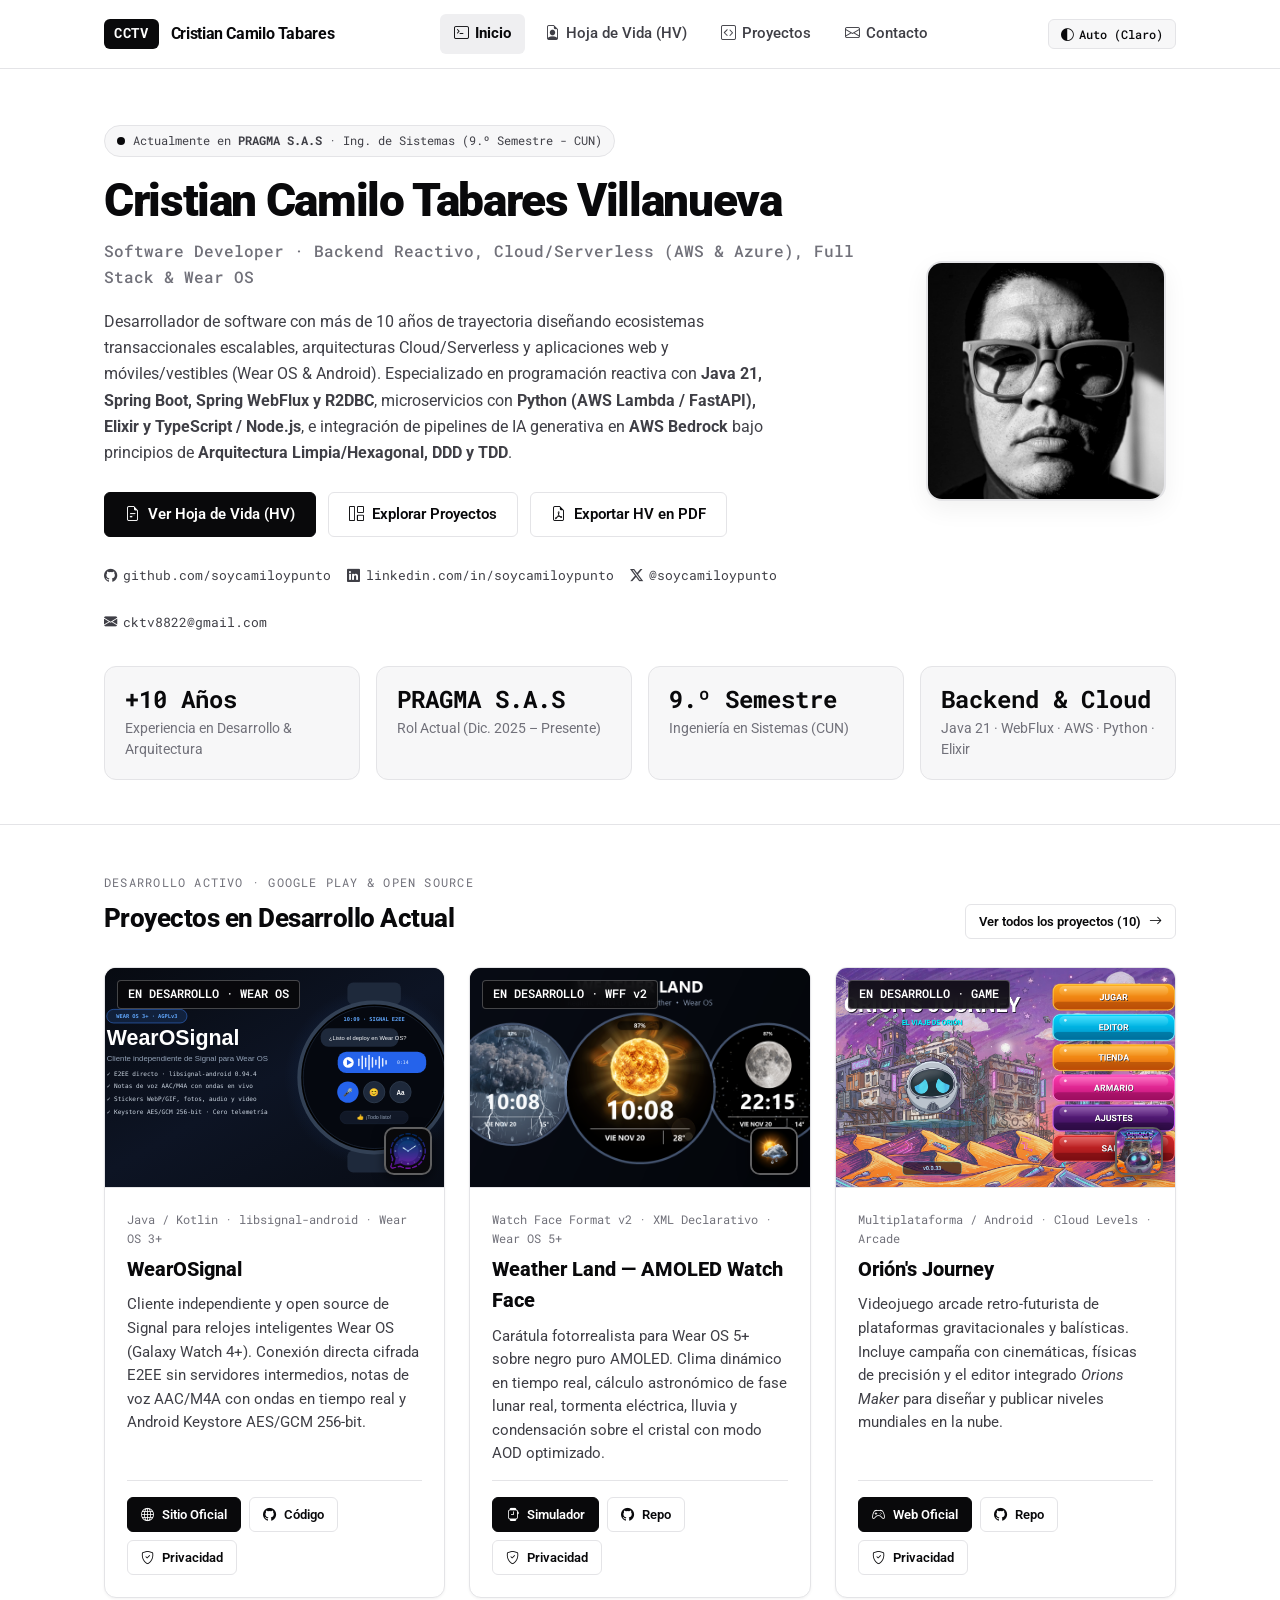
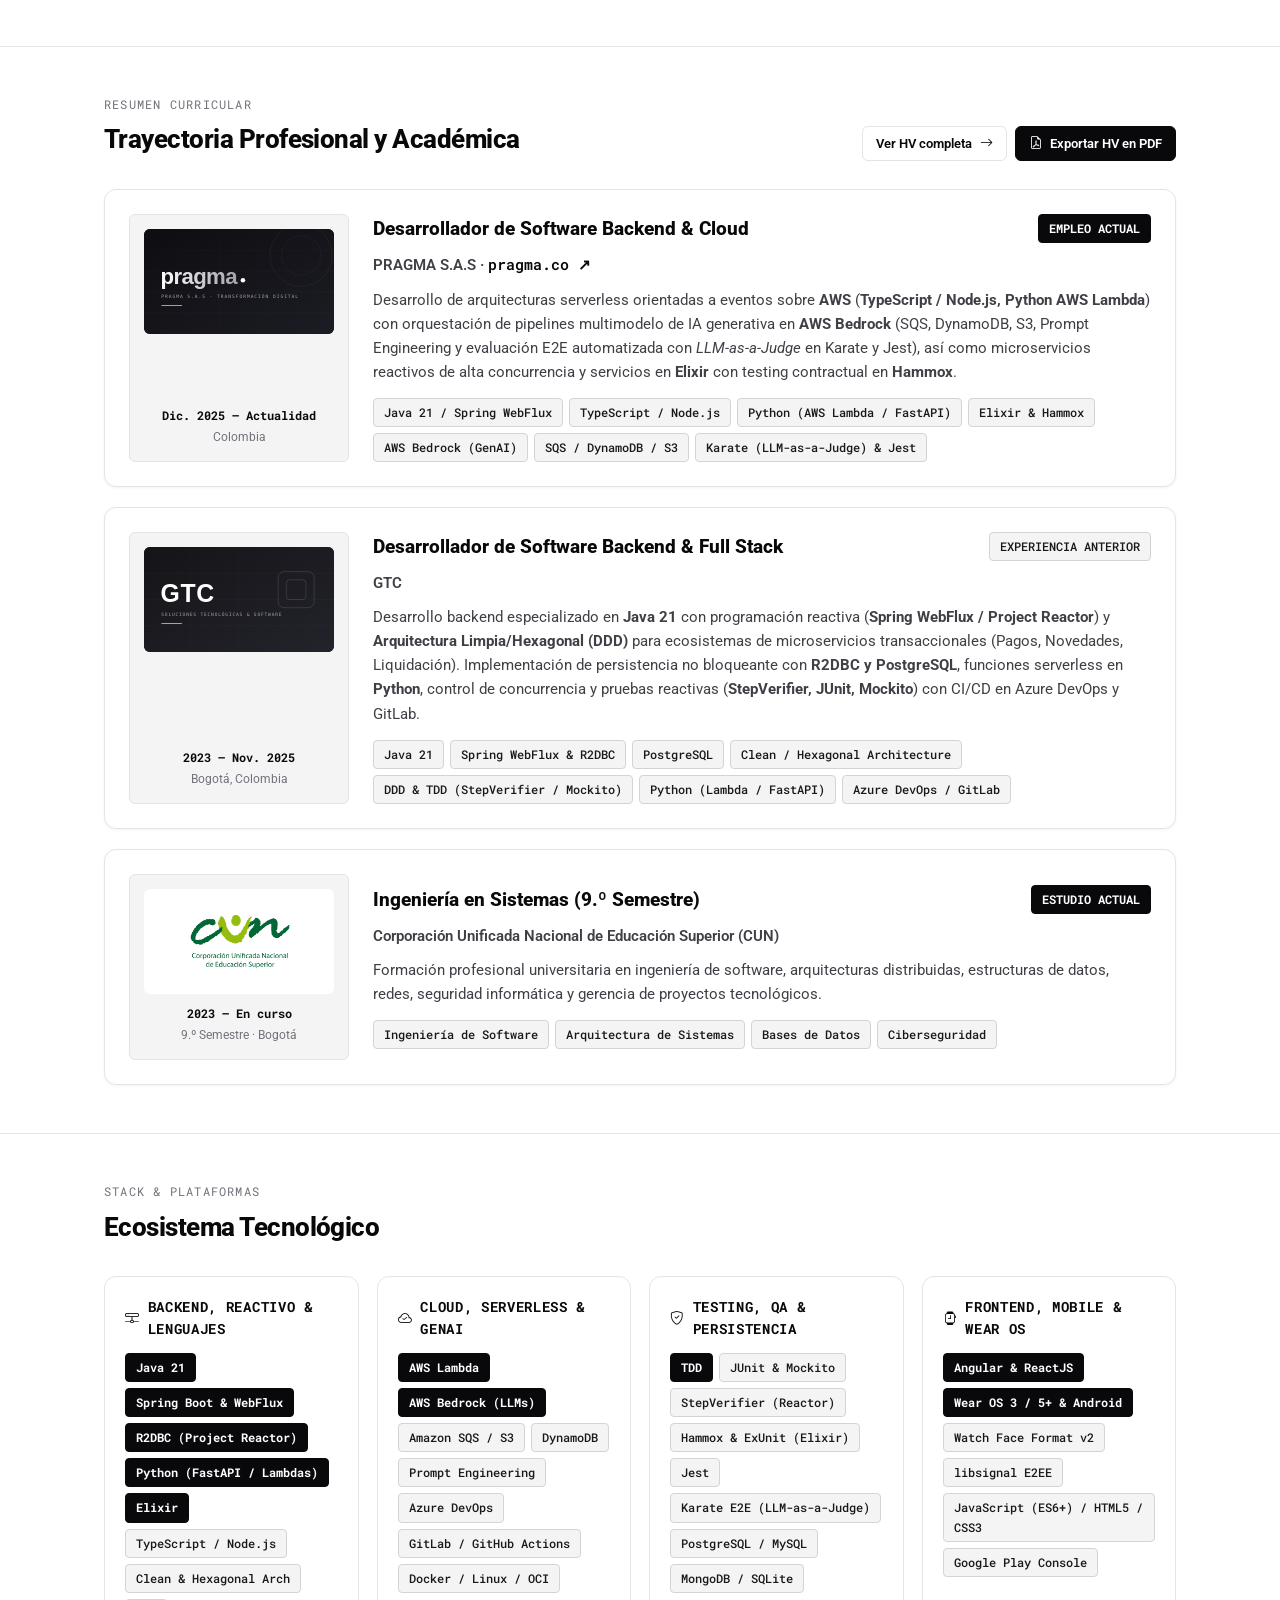
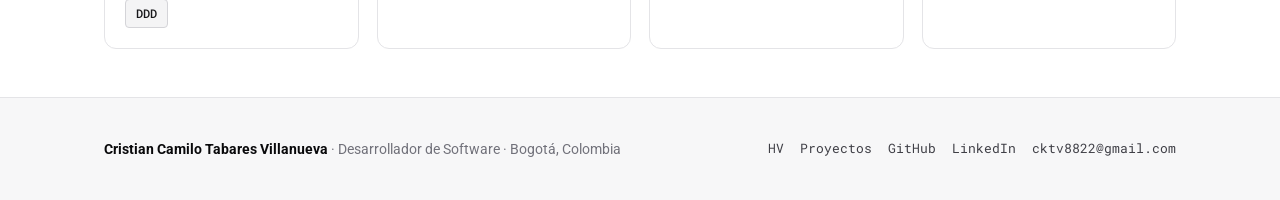
<file: index.html>
<!DOCTYPE html>
<html lang="es">

<head>
  <meta charset="utf-8" />
  <meta name="viewport" content="width=device-width, initial-scale=1" />
  <meta name="description" content="Portafolio profesional y Hoja de Vida (HV) de Cristian Camilo Tabares Villanueva — Desarrollador de Software Backend, Cloud/Serverless (AWS/Azure), Java 21, Spring WebFlux, Python, Elixir, TypeScript y Wear OS / Android." />
  <meta name="author" content="Cristian Camilo Tabares Villanueva" />
  <title>Cristian Camilo Tabares Villanueva · Software Developer | Portafolio &amp; HV</title>
  <link rel="icon" type="image/x-icon" href="assets/favicon.ico" />
  <!-- Google Fonts: Roboto & Roboto Mono -->
  <link rel="preconnect" href="https://fonts.googleapis.com" />
  <link rel="preconnect" href="https://fonts.gstatic.com" crossorigin />
  <link href="https://fonts.googleapis.com/css2?family=Roboto+Mono:wght@400;500;600;700&amp;family=Roboto:wght@300;400;500;700;900&amp;display=swap" rel="stylesheet" />
  <!-- Bootstrap Icons -->
  <link rel="stylesheet" href="https://cdn.jsdelivr.net/npm/bootstrap-icons@1.11.3/font/bootstrap-icons.min.css" />
  <!-- Main Stylesheet -->
  <link href="css/styles.css" rel="stylesheet" />
</head>

<body>
  <!-- Top Navigation -->
  <header class="site-header">
    <div class="container-dev navbar-dev">
      <a class="brand-dev" href="index.html">
        <span class="brand-mark">CCTV</span>
        <span class="brand-name">Cristian Camilo Tabares</span>
      </a>

      <ul class="nav-links-dev" data-nav-list>
        <li><a class="active" href="index.html"><i class="bi bi-terminal"></i> Inicio</a></li>
        <li><a href="resume.html"><i class="bi bi-file-earmark-person"></i> Hoja de Vida (HV)</a></li>
        <li><a href="projects.html"><i class="bi bi-code-square"></i> Proyectos</a></li>
        <li><a href="contact.html"><i class="bi bi-envelope"></i> Contacto</a></li>
      </ul>

      <div class="nav-actions">
        <button type="button" class="theme-toggle-btn" data-theme-toggle aria-label="Cambiar tema">
          <i class="bi bi-circle-half"></i> <span>Auto</span>
        </button>
        <button type="button" class="mobile-menu-btn" data-mobile-toggle aria-label="Menú">
          <i class="bi bi-list"></i>
        </button>
      </div>
    </div>
  </header>

  <main>
    <!-- Hero Section -->
    <section class="hero-section">
      <div class="container-dev">
        <div class="hero-grid">
          <div>
            <div class="status-pill">
              <span class="status-dot"></span>
              <span>Actualmente en <strong>PRAGMA S.A.S</strong> &middot; Ing. de Sistemas (9.º Semestre - CUN)</span>
            </div>
            <h1 class="hero-title">Cristian Camilo Tabares Villanueva</h1>
            <div class="hero-subtitle">Software Developer &middot; Backend Reactivo, Cloud/Serverless (AWS &amp; Azure), Full Stack &amp; Wear OS</div>
            <p class="hero-bio">
              Desarrollador de software con más de 10 años de trayectoria diseñando ecosistemas transaccionales escalables, arquitecturas Cloud/Serverless y aplicaciones web y móviles/vestibles (Wear OS &amp; Android). Especializado en programación reactiva con <strong>Java 21, Spring Boot, Spring WebFlux y R2DBC</strong>, microservicios con <strong>Python (AWS Lambda / FastAPI), Elixir y TypeScript / Node.js</strong>, e integración de pipelines de IA generativa en <strong>AWS Bedrock</strong> bajo principios de <strong>Arquitectura Limpia/Hexagonal, DDD y TDD</strong>.
            </p>

            <div class="hero-actions">
              <a class="btn-dev btn-dev-primary" href="resume.html">
                <i class="bi bi-file-earmark-text"></i> Ver Hoja de Vida (HV)
              </a>
              <a class="btn-dev btn-dev-outline" href="projects.html">
                <i class="bi bi-grid-1x2"></i> Explorar Proyectos
              </a>
              <a class="btn-dev btn-dev-outline" href="resume.html?export=pdf">
                <i class="bi bi-file-earmark-pdf"></i> Exportar HV en PDF
              </a>
            </div>

            <div class="social-row">
              <a class="social-link" href="https://github.com/soycamiloypunto" target="_blank" rel="noopener">
                <i class="bi bi-github"></i> github.com/soycamiloypunto
              </a>
              <a class="social-link" href="https://www.linkedin.com/in/soycamiloypunto/" target="_blank" rel="noopener">
                <i class="bi bi-linkedin"></i> linkedin.com/in/soycamiloypunto
              </a>
              <a class="social-link" href="https://x.com/soycamiloypunto" target="_blank" rel="noopener">
                <i class="bi bi-twitter-x"></i> @soycamiloypunto
              </a>
              <a class="social-link" href="mailto:cktv8822@gmail.com">
                <i class="bi bi-envelope-fill"></i> cktv8822@gmail.com
              </a>
            </div>
          </div>

          <div>
            <div class="profile-frame">
              <img src="assets/profile.jpg" alt="Cristian Camilo Tabares Villanueva" />
            </div>
          </div>
        </div>

        <!-- Executive Stats Bar -->
        <div class="stats-bar">
          <div class="stat-card">
            <div class="stat-value">+10 Años</div>
            <div class="stat-label">Experiencia en Desarrollo &amp; Arquitectura</div>
          </div>
          <div class="stat-card">
            <div class="stat-value">PRAGMA S.A.S</div>
            <div class="stat-label">Rol Actual (Dic. 2025 – Presente)</div>
          </div>
          <div class="stat-card">
            <div class="stat-value">9.º Semestre</div>
            <div class="stat-label">Ingeniería en Sistemas (CUN)</div>
          </div>
          <div class="stat-card">
            <div class="stat-value">Backend &amp; Cloud</div>
            <div class="stat-label">Java 21 · WebFlux · AWS · Python · Elixir</div>
          </div>
        </div>
      </div>
    </section>

    <!-- Active Projects Snapshot (Google Play Console & Open Source) -->
    <section class="section-dev">
      <div class="container-dev">
        <div class="section-header-dev">
          <div>
            <div class="section-kicker">Desarrollo Activo &middot; Google Play &amp; Open Source</div>
            <h2 class="section-title">Proyectos en Desarrollo Actual</h2>
          </div>
          <a class="btn-dev btn-dev-outline btn-dev-sm" href="projects.html">
            Ver todos los proyectos (10) <i class="bi bi-arrow-right"></i>
          </a>
        </div>

        <div class="projects-grid">
          <!-- WearOSignal -->
          <article class="project-card">
            <div class="project-thumb">
              <img class="main-img" src="assets/wearosignal_banner.svg" alt="WearOSignal para Wear OS" />
              <span class="project-status-badge">EN DESARROLLO &middot; WEAR OS</span>
              <div class="project-icon-float">
                <img src="assets/wearosignal_icon.png" alt="Icono WearOSignal" />
              </div>
            </div>
            <div class="project-content">
              <div class="project-meta">Java / Kotlin &middot; libsignal-android &middot; Wear OS 3+</div>
              <h3 class="project-title">WearOSignal</h3>
              <p class="project-desc">
                Cliente independiente y open source de Signal para relojes inteligentes Wear OS (Galaxy Watch 4+). Conexión directa cifrada E2EE sin servidores intermedios, notas de voz AAC/M4A con ondas en tiempo real y Android Keystore AES/GCM 256-bit.
              </p>
              <div class="project-footer">
                <div class="project-links">
                  <a class="btn-dev btn-dev-primary btn-dev-sm" href="https://soycamiloypunto.github.io/wearosignal/" target="_blank" rel="noopener">
                    <i class="bi bi-globe"></i> Sitio Oficial
                  </a>
                  <a class="btn-dev btn-dev-outline btn-dev-sm" href="https://github.com/soycamiloypunto/wearosignal" target="_blank" rel="noopener">
                    <i class="bi bi-github"></i> Código
                  </a>
                  <a class="btn-dev btn-dev-outline btn-dev-sm" href="https://soycamiloypunto.github.io/wearosignal/#privacy" target="_blank" rel="noopener">
                    <i class="bi bi-shield-check"></i> Privacidad
                  </a>
                </div>
              </div>
            </div>
          </article>

          <!-- Weather Land Watch Face -->
          <article class="project-card">
            <div class="project-thumb">
              <img class="main-img" src="assets/weatherland_banner.png" alt="Weather Land Realistic AMOLED Watch Face" />
              <span class="project-status-badge">EN DESARROLLO &middot; WFF v2</span>
              <div class="project-icon-float">
                <img src="assets/weatherland_icon.png" alt="Icono Weather Land" />
              </div>
            </div>
            <div class="project-content">
              <div class="project-meta">Watch Face Format v2 &middot; XML Declarativo &middot; Wear OS 5+</div>
              <h3 class="project-title">Weather Land — AMOLED Watch Face</h3>
              <p class="project-desc">
                Carátula fotorrealista para Wear OS 5+ sobre negro puro AMOLED. Clima dinámico en tiempo real, cálculo astronómico de fase lunar real, tormenta eléctrica, lluvia y condensación sobre el cristal con modo AOD optimizado.
              </p>
              <div class="project-footer">
                <div class="project-links">
                  <a class="btn-dev btn-dev-primary btn-dev-sm" href="https://soycamiloypunto.github.io/watchface_weater/" target="_blank" rel="noopener">
                    <i class="bi bi-smartwatch"></i> Simulador
                  </a>
                  <a class="btn-dev btn-dev-outline btn-dev-sm" href="https://github.com/soycamiloypunto/watchface_weater" target="_blank" rel="noopener">
                    <i class="bi bi-github"></i> Repo
                  </a>
                  <a class="btn-dev btn-dev-outline btn-dev-sm" href="https://soycamiloypunto.github.io/watchface_weater/privacy.html" target="_blank" rel="noopener">
                    <i class="bi bi-shield-check"></i> Privacidad
                  </a>
                </div>
              </div>
            </div>
          </article>

          <!-- Orión's Journey -->
          <article class="project-card">
            <div class="project-thumb">
              <img class="main-img" src="assets/orion_menu.png" alt="Orión's Journey Videojuego" />
              <span class="project-status-badge">EN DESARROLLO &middot; GAME</span>
              <div class="project-icon-float">
                <img src="assets/orion_icon.png" alt="Icono Orión's Journey" />
              </div>
            </div>
            <div class="project-content">
              <div class="project-meta">Multiplataforma / Android &middot; Cloud Levels &middot; Arcade</div>
              <h3 class="project-title">Orión's Journey</h3>
              <p class="project-desc">
                Videojuego arcade retro-futurista de plataformas gravitacionales y balísticas. Incluye campaña con cinemáticas, físicas de precisión y el editor integrado <em>Orions Maker</em> para diseñar y publicar niveles mundiales en la nube.
              </p>
              <div class="project-footer">
                <div class="project-links">
                  <a class="btn-dev btn-dev-primary btn-dev-sm" href="https://soycamiloypunto.github.io/orionsjourney_web/" target="_blank" rel="noopener">
                    <i class="bi bi-controller"></i> Web Oficial
                  </a>
                  <a class="btn-dev btn-dev-outline btn-dev-sm" href="https://github.com/soycamiloypunto/orionsjourney_web" target="_blank" rel="noopener">
                    <i class="bi bi-github"></i> Repo
                  </a>
                  <a class="btn-dev btn-dev-outline btn-dev-sm" href="https://soycamiloypunto.github.io/orionsjourney_web/privacy.html" target="_blank" rel="noopener">
                    <i class="bi bi-shield-check"></i> Privacidad
                  </a>
                </div>
              </div>
            </div>
          </article>
        </div>
      </div>
    </section>

    <!-- Condensed HV Summary (Experience & Education Quick Access) -->
    <section class="section-dev">
      <div class="container-dev">
        <div class="section-header-dev">
          <div>
            <div class="section-kicker">Resumen Curricular</div>
            <h2 class="section-title">Trayectoria Profesional y Académica</h2>
          </div>
          <div style="display: flex; gap: 8px; flex-wrap: wrap;">
            <a class="btn-dev btn-dev-outline btn-dev-sm" href="resume.html">
              Ver HV completa <i class="bi bi-arrow-right"></i>
            </a>
            <a class="btn-dev btn-dev-primary btn-dev-sm" href="resume.html?export=pdf">
              <i class="bi bi-file-earmark-pdf"></i> Exportar HV en PDF
            </a>
          </div>
        </div>

        <div class="hv-list">
          <!-- Pragma -->
          <div class="hv-card">
            <div class="hv-media">
              <div class="hv-logo-wrap dark-logo">
                <img src="assets/logo_pragma.svg" alt="PRAGMA S.A.S" />
              </div>
              <div>
                <span class="hv-period">Dic. 2025 – Actualidad</span>
                <div class="hv-location">Colombia</div>
              </div>
            </div>
            <div class="hv-body">
              <div class="hv-header-row">
                <h3 class="hv-role">Desarrollador de Software Backend &amp; Cloud</h3>
                <span class="tag-chip tag-chip-solid">EMPLEO ACTUAL</span>
              </div>
              <div class="hv-company">PRAGMA S.A.S &middot; <a href="https://www.pragma.co" target="_blank" rel="noopener" class="mono">pragma.co ↗</a></div>
              <p class="hv-desc">
                Desarrollo de arquitecturas serverless orientadas a eventos sobre <strong>AWS</strong> (<strong>TypeScript / Node.js, Python AWS Lambda</strong>) con orquestación de pipelines multimodelo de IA generativa en <strong>AWS Bedrock</strong> (SQS, DynamoDB, S3, Prompt Engineering y evaluación E2E automatizada con <em>LLM-as-a-Judge</em> en Karate y Jest), así como microservicios reactivos de alta concurrencia y servicios en <strong>Elixir</strong> con testing contractual en <strong>Hammox</strong>.
              </p>
              <div class="tag-list">
                <span class="tag-chip">Java 21 / Spring WebFlux</span>
                <span class="tag-chip">TypeScript / Node.js</span>
                <span class="tag-chip">Python (AWS Lambda / FastAPI)</span>
                <span class="tag-chip">Elixir &amp; Hammox</span>
                <span class="tag-chip">AWS Bedrock (GenAI)</span>
                <span class="tag-chip">SQS / DynamoDB / S3</span>
                <span class="tag-chip">Karate (LLM-as-a-Judge) &amp; Jest</span>
              </div>
            </div>
          </div>

          <!-- GTC -->
          <div class="hv-card">
            <div class="hv-media">
              <div class="hv-logo-wrap dark-logo">
                <img src="assets/logo_gtc.svg" alt="GTC" />
              </div>
              <div>
                <span class="hv-period">2023 – Nov. 2025</span>
                <div class="hv-location">Bogotá, Colombia</div>
              </div>
            </div>
            <div class="hv-body">
              <div class="hv-header-row">
                <h3 class="hv-role">Desarrollador de Software Backend &amp; Full Stack</h3>
                <span class="tag-chip">EXPERIENCIA ANTERIOR</span>
              </div>
              <div class="hv-company">GTC</div>
              <p class="hv-desc">
                Desarrollo backend especializado en <strong>Java 21</strong> con programación reactiva (<strong>Spring WebFlux / Project Reactor</strong>) y <strong>Arquitectura Limpia/Hexagonal (DDD)</strong> para ecosistemas de microservicios transaccionales (Pagos, Novedades, Liquidación). Implementación de persistencia no bloqueante con <strong>R2DBC y PostgreSQL</strong>, funciones serverless en <strong>Python</strong>, control de concurrencia y pruebas reactivas (<strong>StepVerifier, JUnit, Mockito</strong>) con CI/CD en Azure DevOps y GitLab.
              </p>
              <div class="tag-list">
                <span class="tag-chip">Java 21</span>
                <span class="tag-chip">Spring WebFlux &amp; R2DBC</span>
                <span class="tag-chip">PostgreSQL</span>
                <span class="tag-chip">Clean / Hexagonal Architecture</span>
                <span class="tag-chip">DDD &amp; TDD (StepVerifier / Mockito)</span>
                <span class="tag-chip">Python (Lambda / FastAPI)</span>
                <span class="tag-chip">Azure DevOps / GitLab</span>
              </div>
            </div>
          </div>

          <!-- CUN -->
          <div class="hv-card">
            <div class="hv-media">
              <div class="hv-logo-wrap">
                <img src="assets/logo_cun.jpg" alt="CUN" />
              </div>
              <div>
                <span class="hv-period">2023 – En curso</span>
                <div class="hv-location">9.º Semestre &middot; Bogotá</div>
              </div>
            </div>
            <div class="hv-body">
              <div class="hv-header-row">
                <h3 class="hv-role">Ingeniería en Sistemas (9.º Semestre)</h3>
                <span class="tag-chip tag-chip-solid">ESTUDIO ACTUAL</span>
              </div>
              <div class="hv-company">Corporación Unificada Nacional de Educación Superior (CUN)</div>
              <p class="hv-desc">
                Formación profesional universitaria en ingeniería de software, arquitecturas distribuidas, estructuras de datos, redes, seguridad informática y gerencia de proyectos tecnológicos.
              </p>
              <div class="tag-list">
                <span class="tag-chip">Ingeniería de Software</span>
                <span class="tag-chip">Arquitectura de Sistemas</span>
                <span class="tag-chip">Bases de Datos</span>
                <span class="tag-chip">Ciberseguridad</span>
              </div>
            </div>
          </div>
        </div>
      </div>
    </section>

    <!-- Condensed Tech Stack -->
    <section class="section-dev" style="border-bottom: none;">
      <div class="container-dev">
        <div class="section-header-dev">
          <div>
            <div class="section-kicker">Stack &amp; Plataformas</div>
            <h2 class="section-title">Ecosistema Tecnológico</h2>
          </div>
        </div>

        <div class="skills-grid">
          <div class="skill-box">
            <div class="skill-box-title"><i class="bi bi-hdd-network"></i> Backend, Reactivo &amp; Lenguajes</div>
            <div class="tag-list">
              <span class="tag-chip tag-chip-solid">Java 21</span>
              <span class="tag-chip tag-chip-solid">Spring Boot &amp; WebFlux</span>
              <span class="tag-chip tag-chip-solid">R2DBC (Project Reactor)</span>
              <span class="tag-chip tag-chip-solid">Python (FastAPI / Lambdas)</span>
              <span class="tag-chip tag-chip-solid">Elixir</span>
              <span class="tag-chip">TypeScript / Node.js</span>
              <span class="tag-chip">Clean &amp; Hexagonal Arch</span>
              <span class="tag-chip">DDD</span>
            </div>
          </div>

          <div class="skill-box">
            <div class="skill-box-title"><i class="bi bi-cloud-check"></i> Cloud, Serverless &amp; GenAI</div>
            <div class="tag-list">
              <span class="tag-chip tag-chip-solid">AWS Lambda</span>
              <span class="tag-chip tag-chip-solid">AWS Bedrock (LLMs)</span>
              <span class="tag-chip">Amazon SQS / S3</span>
              <span class="tag-chip">DynamoDB</span>
              <span class="tag-chip">Prompt Engineering</span>
              <span class="tag-chip">Azure DevOps</span>
              <span class="tag-chip">GitLab / GitHub Actions</span>
              <span class="tag-chip">Docker / Linux / OCI</span>
            </div>
          </div>

          <div class="skill-box">
            <div class="skill-box-title"><i class="bi bi-shield-check"></i> Testing, QA &amp; Persistencia</div>
            <div class="tag-list">
              <span class="tag-chip tag-chip-solid">TDD</span>
              <span class="tag-chip">JUnit &amp; Mockito</span>
              <span class="tag-chip">StepVerifier (Reactor)</span>
              <span class="tag-chip">Hammox &amp; ExUnit (Elixir)</span>
              <span class="tag-chip">Jest</span>
              <span class="tag-chip">Karate E2E (LLM-as-a-Judge)</span>
              <span class="tag-chip">PostgreSQL / MySQL</span>
              <span class="tag-chip">MongoDB / SQLite</span>
            </div>
          </div>

          <div class="skill-box">
            <div class="skill-box-title"><i class="bi bi-smartwatch"></i> Frontend, Mobile &amp; Wear OS</div>
            <div class="tag-list">
              <span class="tag-chip tag-chip-solid">Angular &amp; ReactJS</span>
              <span class="tag-chip tag-chip-solid">Wear OS 3 / 5+ &amp; Android</span>
              <span class="tag-chip">Watch Face Format v2</span>
              <span class="tag-chip">libsignal E2EE</span>
              <span class="tag-chip">JavaScript (ES6+) / HTML5 / CSS3</span>
              <span class="tag-chip">Google Play Console</span>
            </div>
          </div>
        </div>
      </div>
    </section>
  </main>

  <!-- Footer -->
  <footer class="site-footer">
    <div class="container-dev footer-inner">
      <div>
        <strong style="color: var(--text-primary);">Cristian Camilo Tabares Villanueva</strong> &middot; Desarrollador de Software &middot; Bogotá, Colombia
      </div>
      <div class="social-row">
        <a class="social-link" href="resume.html">HV</a>
        <a class="social-link" href="projects.html">Proyectos</a>
        <a class="social-link" href="https://github.com/soycamiloypunto" target="_blank" rel="noopener">GitHub</a>
        <a class="social-link" href="https://www.linkedin.com/in/soycamiloypunto/" target="_blank" rel="noopener">LinkedIn</a>
        <a class="social-link" href="mailto:cktv8822@gmail.com">cktv8822@gmail.com</a>
      </div>
    </div>
  </footer>

  <script src="js/scripts.js"></script>
</body>

</html>
</file>
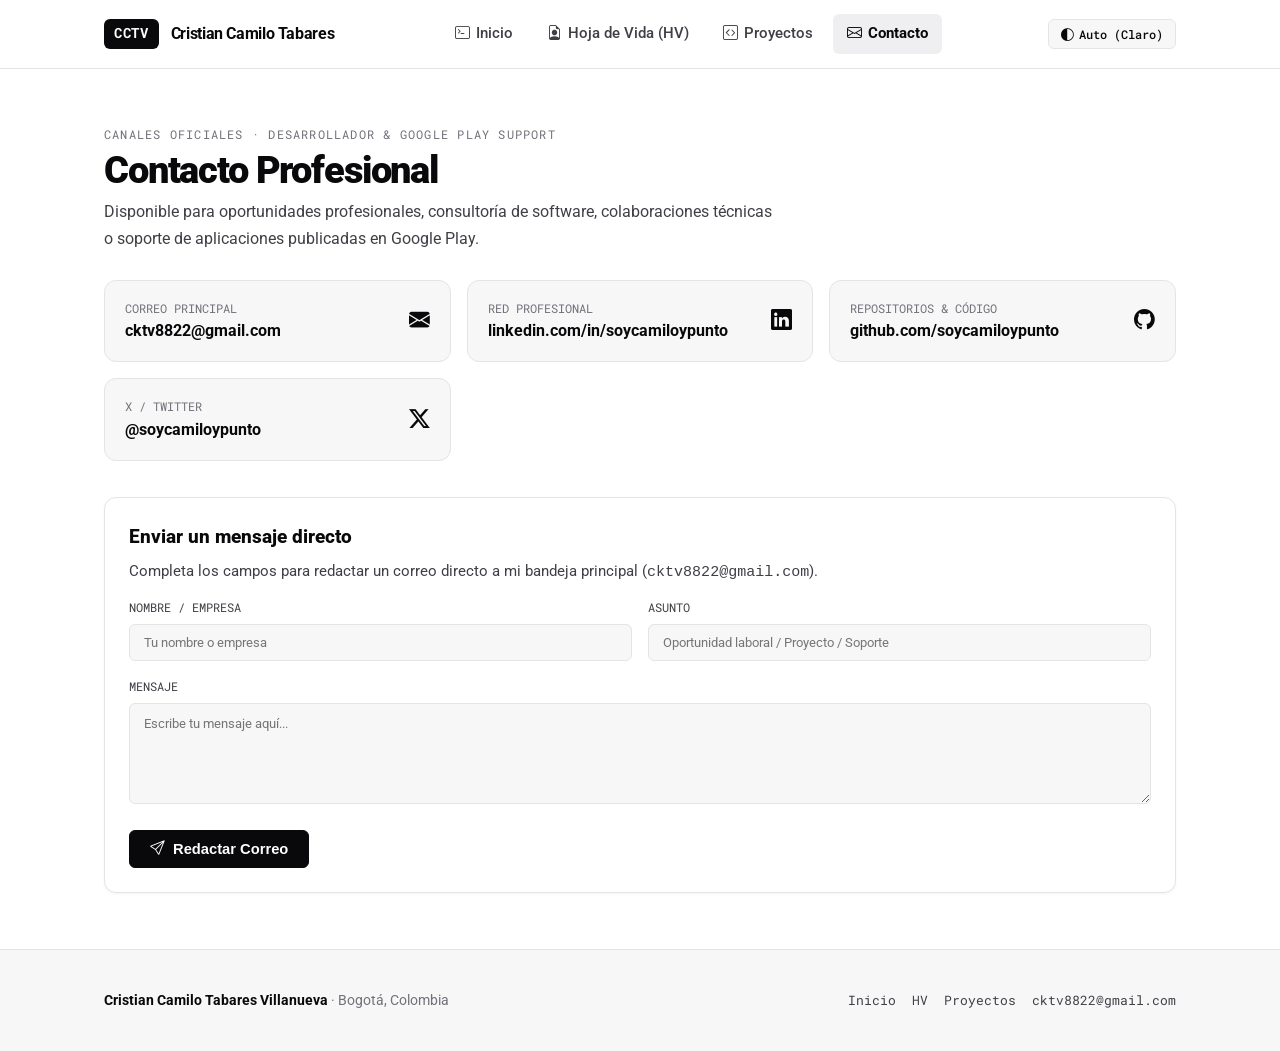
<file: contact.html>
<!DOCTYPE html>
<html lang="es">

<head>
  <meta charset="utf-8" />
  <meta name="viewport" content="width=device-width, initial-scale=1" />
  <meta name="description" content="Contacto profesional y soporte de desarrollador de Cristian Camilo Tabares Villanueva." />
  <meta name="author" content="Cristian Camilo Tabares Villanueva" />
  <title>Contacto · Cristian Camilo Tabares Villanueva</title>
  <link rel="icon" type="image/x-icon" href="assets/favicon.ico" />
  <!-- Google Fonts: Roboto & Roboto Mono -->
  <link rel="preconnect" href="https://fonts.googleapis.com" />
  <link rel="preconnect" href="https://fonts.gstatic.com" crossorigin />
  <link href="https://fonts.googleapis.com/css2?family=Roboto+Mono:wght@400;500;600;700&amp;family=Roboto:wght@300;400;500;700;900&amp;display=swap" rel="stylesheet" />
  <!-- Bootstrap Icons -->
  <link rel="stylesheet" href="https://cdn.jsdelivr.net/npm/bootstrap-icons@1.11.3/font/bootstrap-icons.min.css" />
  <!-- Main Stylesheet -->
  <link href="css/styles.css" rel="stylesheet" />
</head>

<body>
  <!-- Top Navigation -->
  <header class="site-header">
    <div class="container-dev navbar-dev">
      <a class="brand-dev" href="index.html">
        <span class="brand-mark">CCTV</span>
        <span class="brand-name">Cristian Camilo Tabares</span>
      </a>

      <ul class="nav-links-dev" data-nav-list>
        <li><a href="index.html"><i class="bi bi-terminal"></i> Inicio</a></li>
        <li><a href="resume.html"><i class="bi bi-file-earmark-person"></i> Hoja de Vida (HV)</a></li>
        <li><a href="projects.html"><i class="bi bi-code-square"></i> Proyectos</a></li>
        <li><a class="active" href="contact.html"><i class="bi bi-envelope"></i> Contacto</a></li>
      </ul>

      <div class="nav-actions">
        <button type="button" class="theme-toggle-btn" data-theme-toggle aria-label="Cambiar tema">
          <i class="bi bi-circle-half"></i> <span>Auto</span>
        </button>
        <button type="button" class="mobile-menu-btn" data-mobile-toggle aria-label="Menú">
          <i class="bi bi-list"></i>
        </button>
      </div>
    </div>
  </header>

  <main>
    <section class="section-dev" style="border-bottom: none; padding: 56px 0;">
      <div class="container-dev">
        <div class="section-header-dev">
          <div>
            <div class="section-kicker">Canales Oficiales &middot; Desarrollador &amp; Google Play Support</div>
            <h1 class="hero-title" style="font-size: clamp(1.8rem, 3.5vw, 2.4rem); margin-bottom: 8px;">Contacto Profesional</h1>
            <p class="hero-bio" style="margin-bottom: 0;">
              Disponible para oportunidades profesionales, consultoría de software, colaboraciones técnicas o soporte de aplicaciones publicadas en Google Play.
            </p>
          </div>
        </div>

        <div class="docs-grid" style="margin-bottom: 36px;">
          <a class="doc-card" href="mailto:cktv8822@gmail.com">
            <div>
              <div class="mono" style="font-size: 0.75rem; color: var(--text-muted);">CORREO PRINCIPAL</div>
              <div style="font-weight: 700; font-size: 1rem;">cktv8822@gmail.com</div>
            </div>
            <i class="bi bi-envelope-fill" style="font-size: 1.3rem;"></i>
          </a>

          <a class="doc-card" href="https://www.linkedin.com/in/soycamiloypunto/" target="_blank" rel="noopener">
            <div>
              <div class="mono" style="font-size: 0.75rem; color: var(--text-muted);">RED PROFESIONAL</div>
              <div style="font-weight: 700; font-size: 1rem;">linkedin.com/in/soycamiloypunto</div>
            </div>
            <i class="bi bi-linkedin" style="font-size: 1.3rem;"></i>
          </a>

          <a class="doc-card" href="https://github.com/soycamiloypunto" target="_blank" rel="noopener">
            <div>
              <div class="mono" style="font-size: 0.75rem; color: var(--text-muted);">REPOSITORIOS &amp; CÓDIGO</div>
              <div style="font-weight: 700; font-size: 1rem;">github.com/soycamiloypunto</div>
            </div>
            <i class="bi bi-github" style="font-size: 1.3rem;"></i>
          </a>

          <a class="doc-card" href="https://x.com/soycamiloypunto" target="_blank" rel="noopener">
            <div>
              <div class="mono" style="font-size: 0.75rem; color: var(--text-muted);">X / TWITTER</div>
              <div style="font-weight: 700; font-size: 1rem;">@soycamiloypunto</div>
            </div>
            <i class="bi bi-twitter-x" style="font-size: 1.3rem;"></i>
          </a>
        </div>

        <!-- Direct Message Card -->
        <div class="hv-card" style="grid-template-columns: 1fr;">
          <div class="hv-body">
            <h2 class="hv-role" style="margin-bottom: 6px;">Enviar un mensaje directo</h2>
            <p class="hv-desc">Completa los campos para redactar un correo directo a mi bandeja principal (<code>cktv8822@gmail.com</code>).</p>

            <form onsubmit="event.preventDefault(); const n=document.getElementById('c_name').value; const s=document.getElementById('c_subj').value || 'Contacto desde Portafolio Web'; const m=document.getElementById('c_msg').value; window.location.href='mailto:cktv8822@gmail.com?subject='+encodeURIComponent(s+' - '+n)+'&body='+encodeURIComponent(m);">
              <div style="display: grid; grid-template-columns: repeat(auto-fit, minmax(240px, 1fr)); gap: 16px; margin-bottom: 16px;">
                <div>
                  <label for="c_name" class="mono" style="display: block; font-size: 0.78rem; margin-bottom: 6px; color: var(--text-secondary);">NOMBRE / EMPRESA</label>
                  <input id="c_name" type="text" required placeholder="Tu nombre o empresa" style="width: 100%; padding: 10px 14px; border-radius: 6px; border: 1px solid var(--border-color); background: var(--bg-secondary); color: var(--text-primary); font-family: var(--font-sans);" />
                </div>
                <div>
                  <label for="c_subj" class="mono" style="display: block; font-size: 0.78rem; margin-bottom: 6px; color: var(--text-secondary);">ASUNTO</label>
                  <input id="c_subj" type="text" required placeholder="Oportunidad laboral / Proyecto / Soporte" style="width: 100%; padding: 10px 14px; border-radius: 6px; border: 1px solid var(--border-color); background: var(--bg-secondary); color: var(--text-primary); font-family: var(--font-sans);" />
                </div>
              </div>
              <div style="margin-bottom: 18px;">
                <label for="c_msg" class="mono" style="display: block; font-size: 0.78rem; margin-bottom: 6px; color: var(--text-secondary);">MENSAJE</label>
                <textarea id="c_msg" rows="5" required placeholder="Escribe tu mensaje aquí..." style="width: 100%; padding: 12px 14px; border-radius: 6px; border: 1px solid var(--border-color); background: var(--bg-secondary); color: var(--text-primary); font-family: var(--font-sans); resize: vertical;"></textarea>
              </div>
              <button type="submit" class="btn-dev btn-dev-primary">
                <i class="bi bi-send"></i> Redactar Correo
              </button>
            </form>
          </div>
        </div>
      </div>
    </section>
  </main>

  <!-- Footer -->
  <footer class="site-footer">
    <div class="container-dev footer-inner">
      <div>
        <strong style="color: var(--text-primary);">Cristian Camilo Tabares Villanueva</strong> &middot; Bogotá, Colombia
      </div>
      <div class="social-row">
        <a class="social-link" href="index.html">Inicio</a>
        <a class="social-link" href="resume.html">HV</a>
        <a class="social-link" href="projects.html">Proyectos</a>
        <a class="social-link" href="mailto:cktv8822@gmail.com">cktv8822@gmail.com</a>
      </div>
    </div>
  </footer>

  <script src="js/scripts.js"></script>
</body>

</html>
</file>
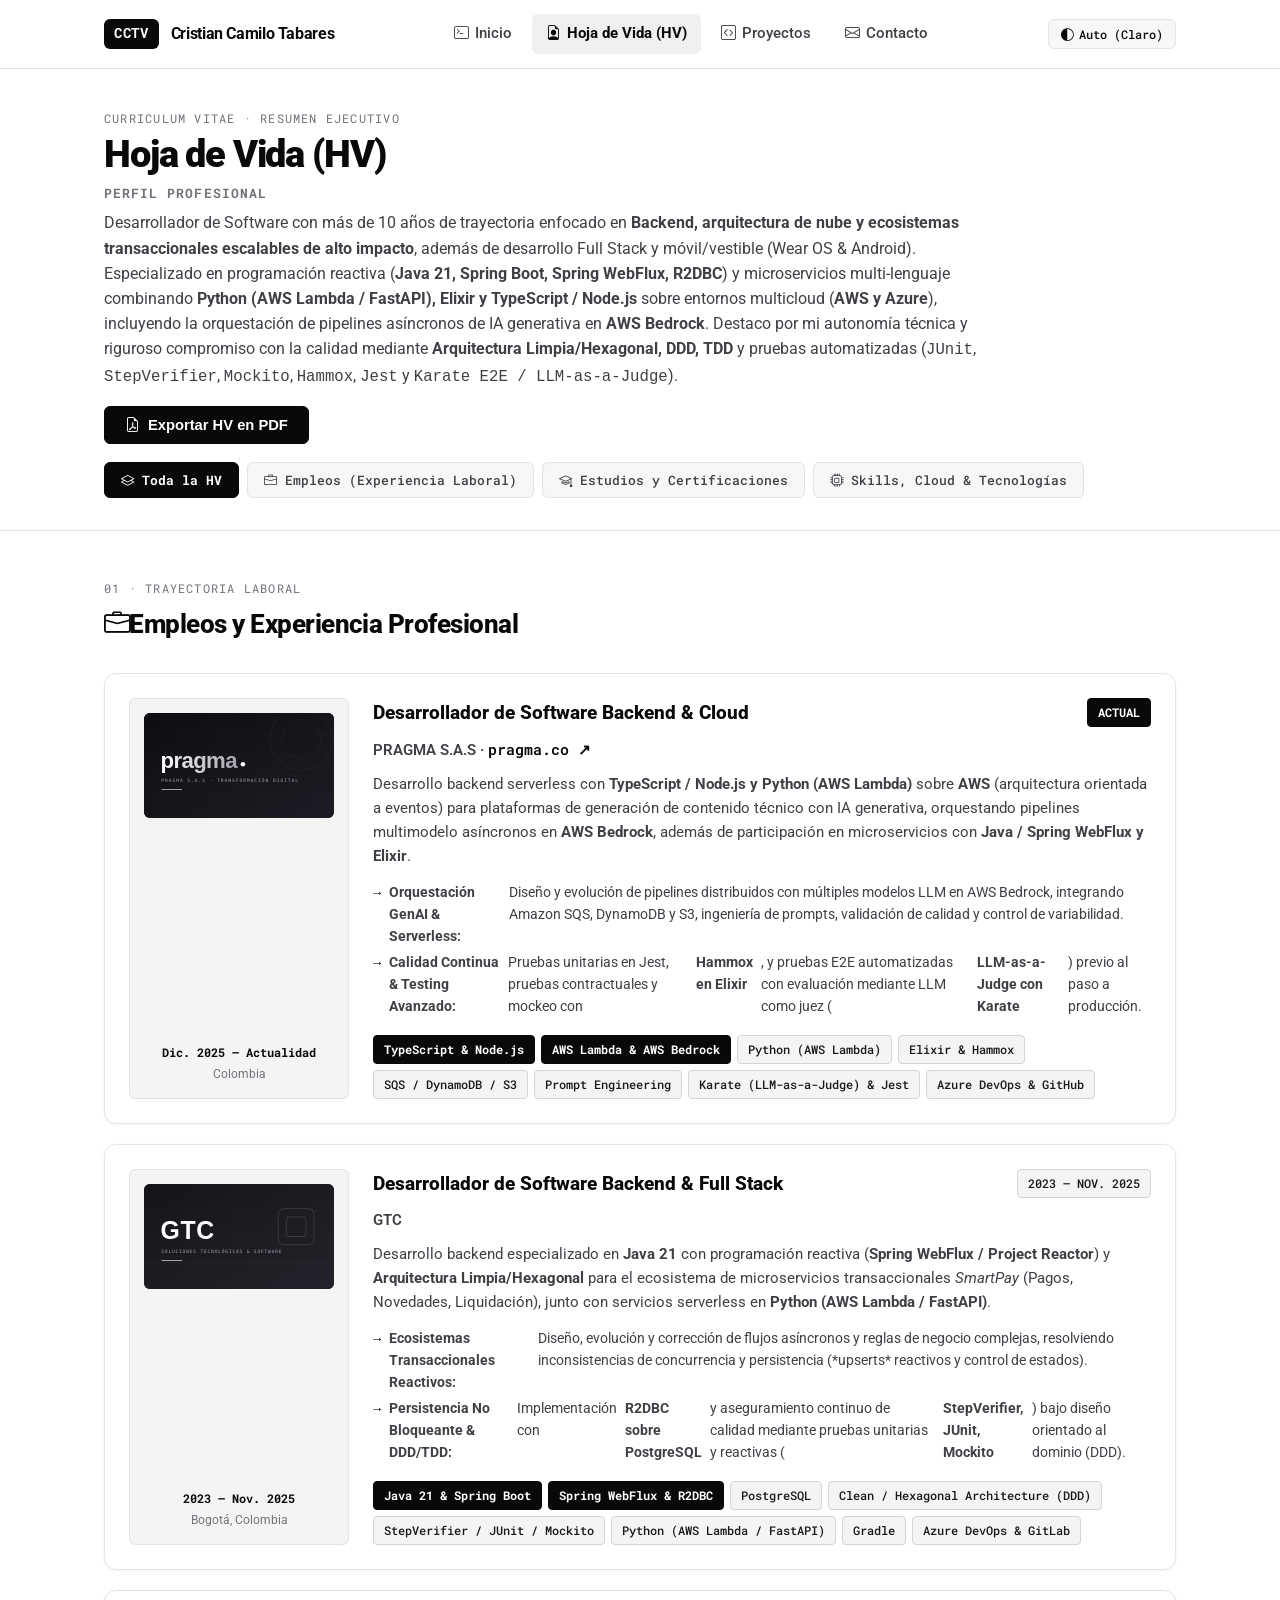
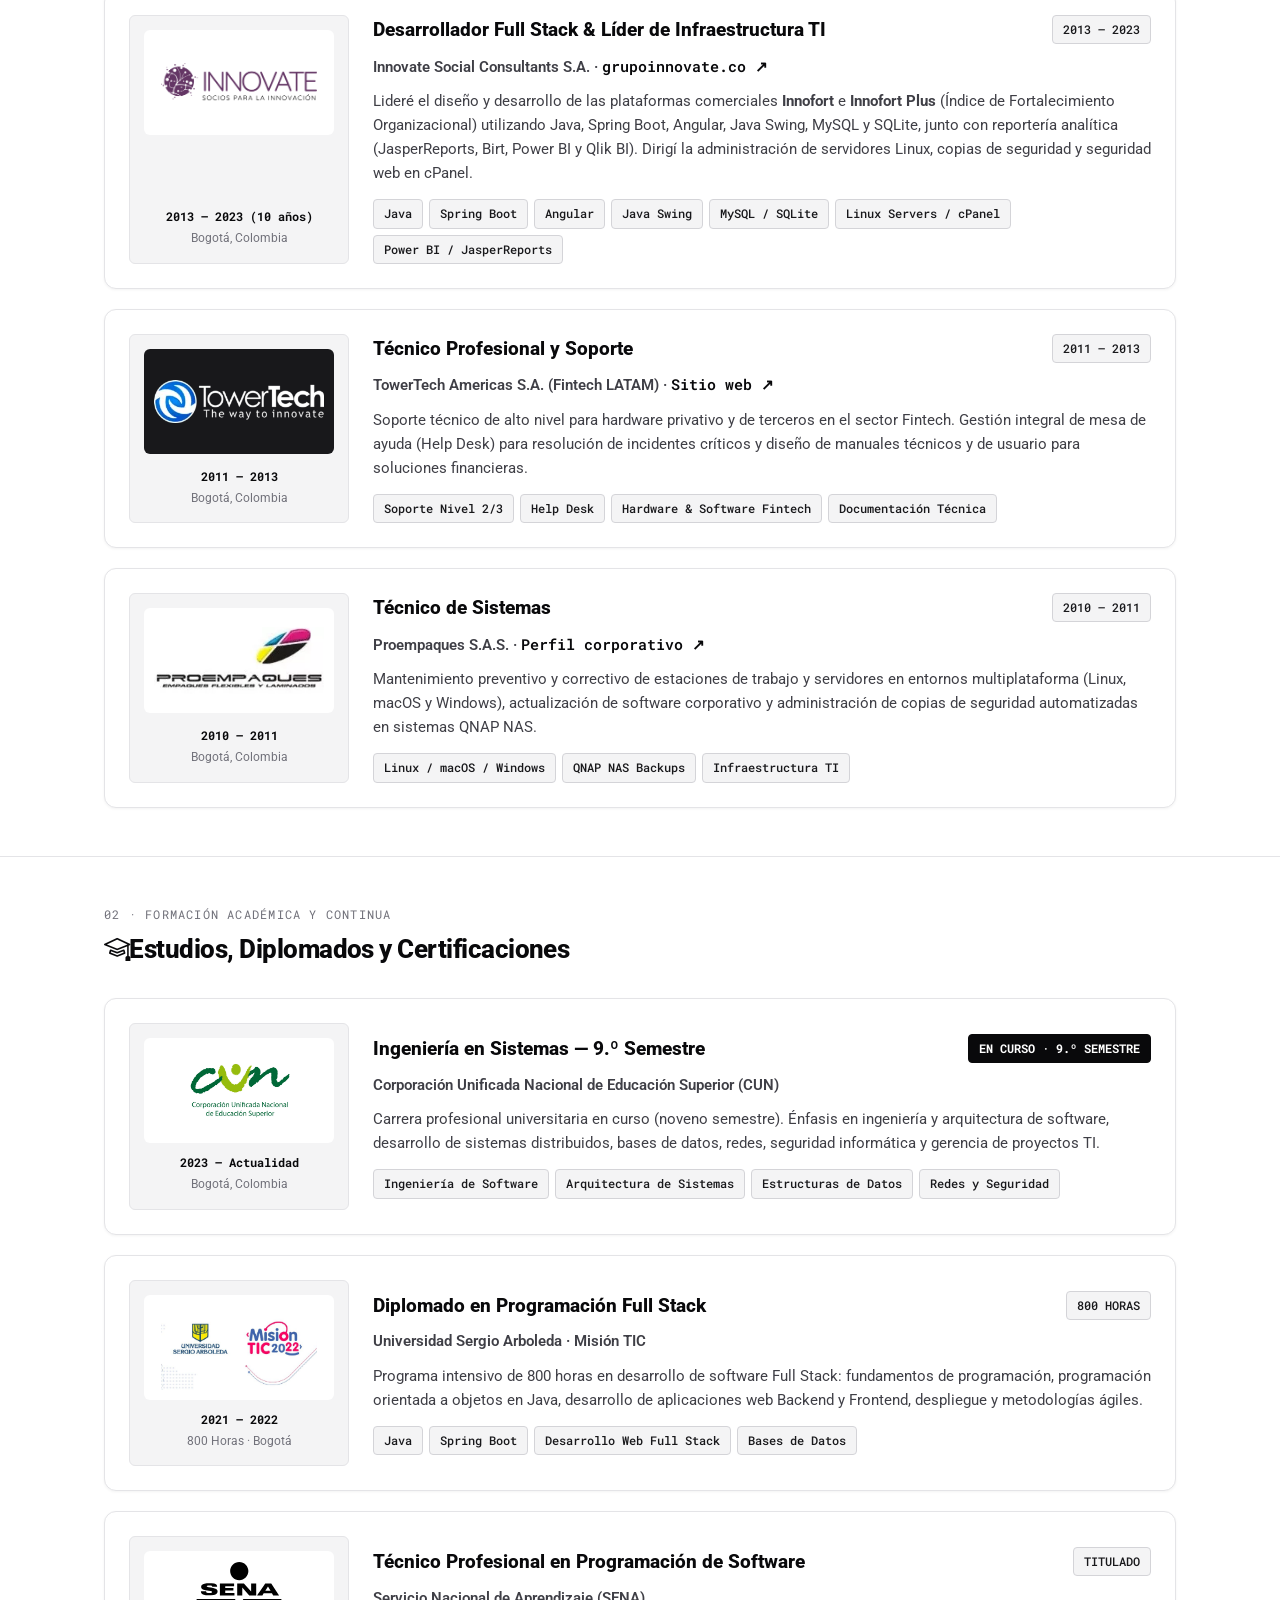
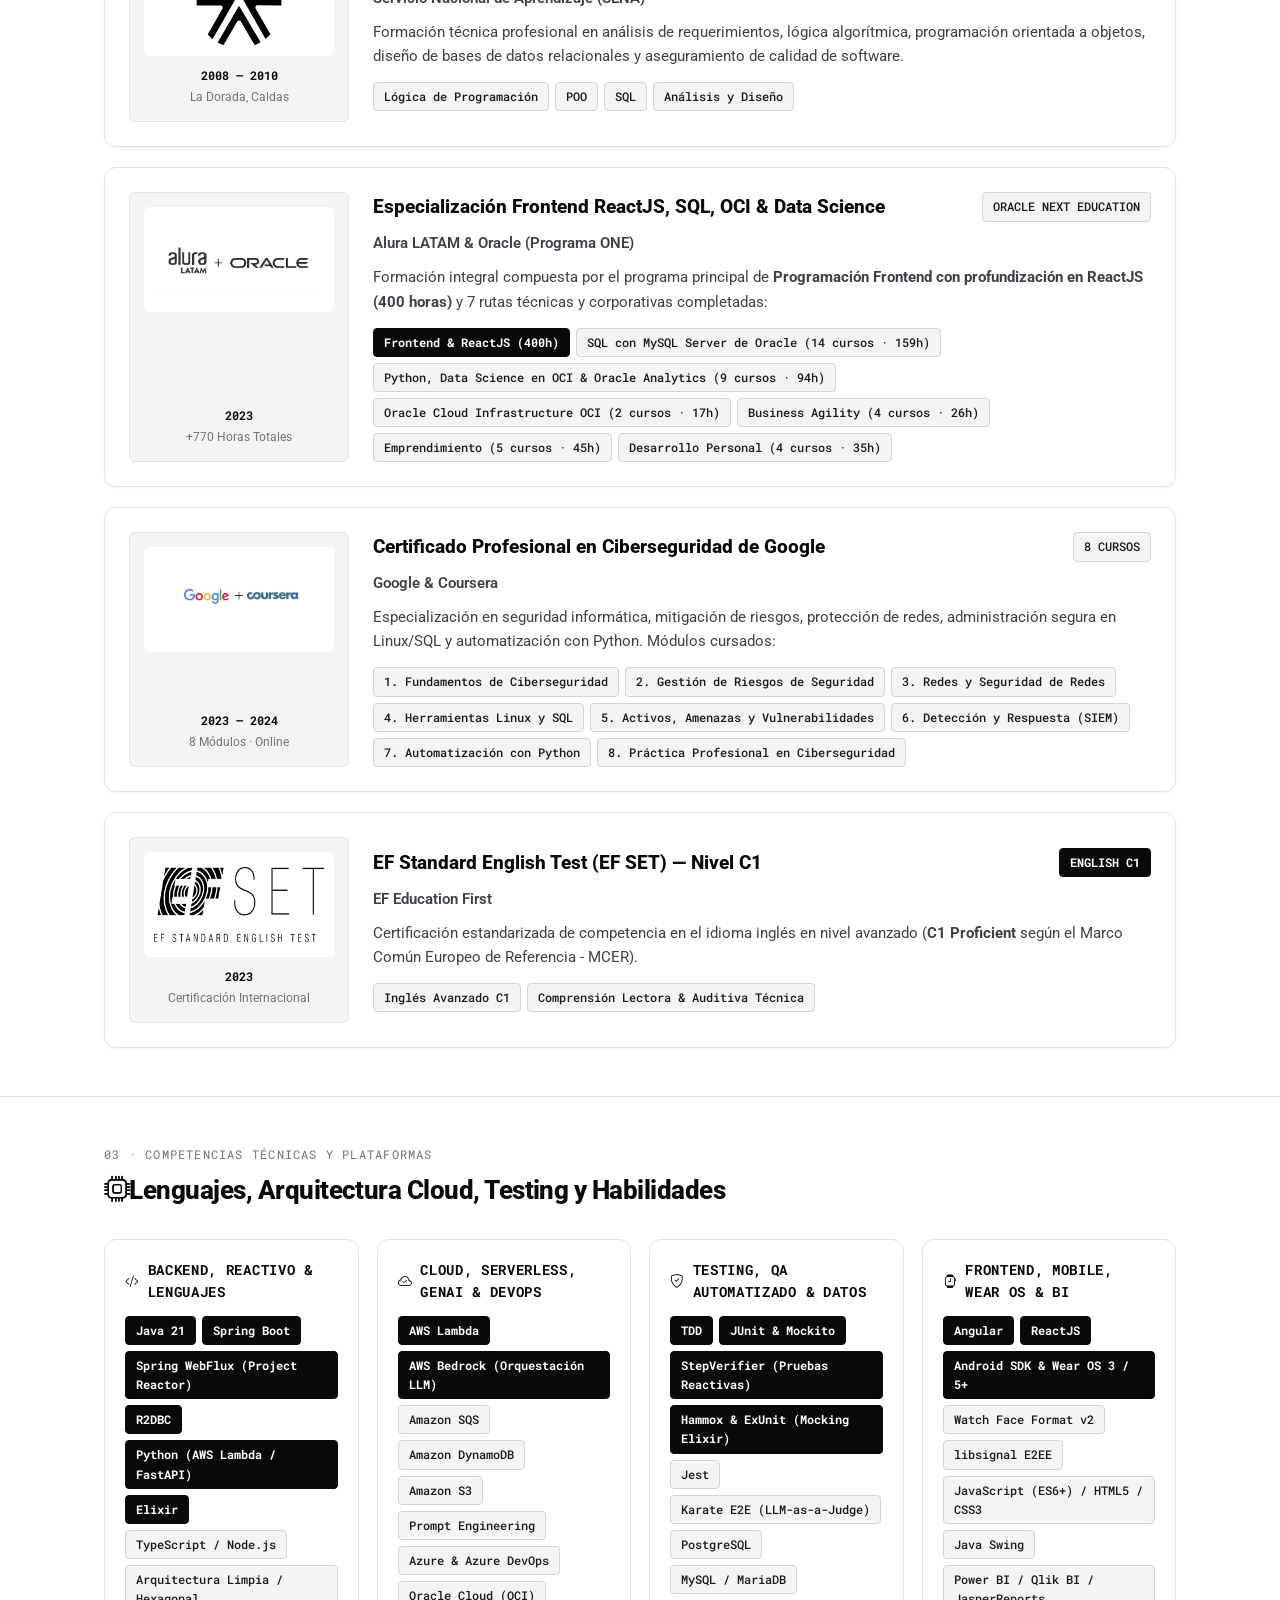
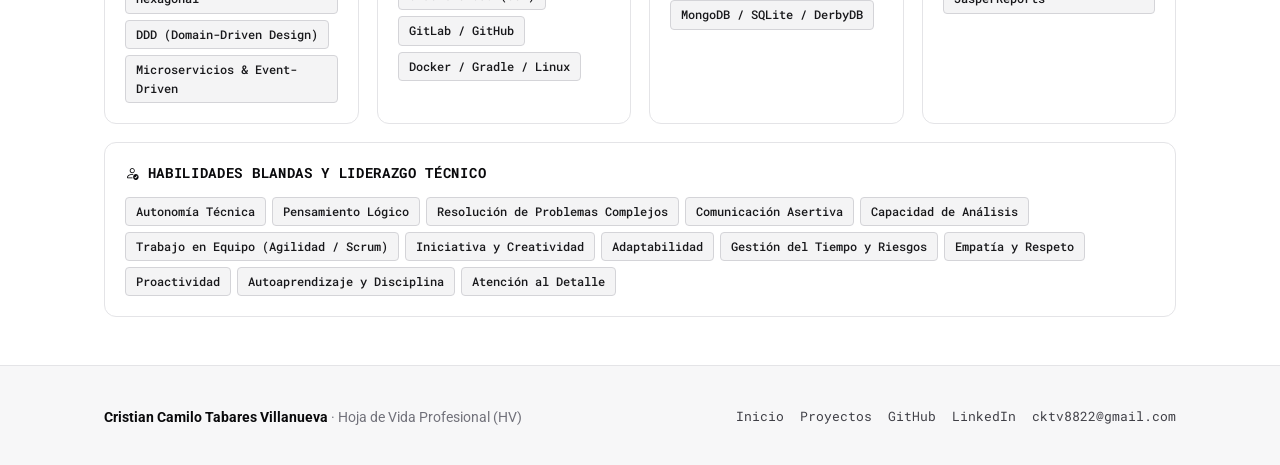
<file: hv.html>
<!DOCTYPE html>
<html lang="es">

<head>
  <meta charset="utf-8" />
  <meta name="viewport" content="width=device-width, initial-scale=1" />
  <meta name="description" content="Hoja de Vida (HV) de Cristian Camilo Tabares Villanueva — Desarrollador de Software Backend, Cloud/Serverless (AWS/Azure), Java 21, Spring WebFlux, R2DBC, Python, Elixir, TypeScript. Empleos (PRAGMA S.A.S, GTC, Innovate S.A.S) y Estudios (9.º Semestre Ingeniería en Sistemas CUN)." />
  <meta name="author" content="Cristian Camilo Tabares Villanueva" />
  <title>Hoja de Vida (HV) · Cristian Camilo Tabares Villanueva</title>
  <link rel="icon" type="image/x-icon" href="assets/favicon.ico" />
  <!-- Google Fonts: Roboto & Roboto Mono -->
  <link rel="preconnect" href="https://fonts.googleapis.com" />
  <link rel="preconnect" href="https://fonts.gstatic.com" crossorigin />
  <link href="https://fonts.googleapis.com/css2?family=Roboto+Mono:wght@400;500;600;700&amp;family=Roboto:wght@300;400;500;700;900&amp;display=swap" rel="stylesheet" />
  <!-- Bootstrap Icons -->
  <link rel="stylesheet" href="https://cdn.jsdelivr.net/npm/bootstrap-icons@1.11.3/font/bootstrap-icons.min.css" />
  <!-- Main Stylesheet -->
  <link href="css/styles.css" rel="stylesheet" />
</head>

<body>
  <!-- Top Navigation -->
  <header class="site-header">
    <div class="container-dev navbar-dev">
      <a class="brand-dev" href="index.html">
        <span class="brand-mark">CCTV</span>
        <span class="brand-name">Cristian Camilo Tabares</span>
      </a>

      <ul class="nav-links-dev" data-nav-list>
        <li><a href="index.html"><i class="bi bi-terminal"></i> Inicio</a></li>
        <li><a class="active" href="resume.html"><i class="bi bi-file-earmark-person"></i> Hoja de Vida (HV)</a></li>
        <li><a href="projects.html"><i class="bi bi-code-square"></i> Proyectos</a></li>
        <li><a href="contact.html"><i class="bi bi-envelope"></i> Contacto</a></li>
      </ul>

      <div class="nav-actions">
        <button type="button" class="theme-toggle-btn" data-theme-toggle aria-label="Cambiar tema">
          <i class="bi bi-circle-half"></i> <span>Auto</span>
        </button>
        <button type="button" class="mobile-menu-btn" data-mobile-toggle aria-label="Menú">
          <i class="bi bi-list"></i>
        </button>
      </div>
    </div>
  </header>

  <main>
    <!-- Print-Only Executive CV Header (Appears automatically when exporting HV to PDF) -->
    <div class="container-dev">
      <div class="print-cv-header">
        <div>
          <div style="font-size: 18pt; font-weight: 900; letter-spacing: -0.02em; color: #000000;">Cristian Camilo Tabares Villanueva</div>
          <div class="mono" style="font-size: 9.5pt; font-weight: 700; color: #27272a; margin-top: 2px;">
            Software Developer &middot; Backend Reactivo (Java 21 / WebFlux), Cloud &amp; Serverless (AWS / Azure), Python, Elixir &amp; Full Stack
          </div>
          <div class="mono" style="font-size: 8.5pt; color: #3f3f46; margin-top: 6px;">
            Bogotá, Colombia &middot; cktv8822@gmail.com &middot; github.com/soycamiloypunto &middot; linkedin.com/in/soycamiloypunto
          </div>
        </div>
        <img src="assets/profile.jpg" alt="Cristian Camilo Tabares Villanueva" />
      </div>
    </div>

    <!-- HV Header & Perfil Profesional -->
    <section class="hero-section" style="padding: 40px 0 32px;">
      <div class="container-dev">
        <div class="section-header-dev" style="margin-bottom: 18px;">
          <div>
            <div class="section-kicker no-print">Curriculum Vitae &middot; Resumen Ejecutivo</div>
            <h1 class="hero-title no-print" style="font-size: clamp(1.8rem, 3.5vw, 2.4rem); margin-bottom: 8px;">Hoja de Vida (HV)</h1>
            <div class="mono" style="font-size: 0.82rem; font-weight: 700; text-transform: uppercase; letter-spacing: 0.08em; color: var(--text-muted); margin-bottom: 6px;">
              Perfil Profesional
            </div>
            <p class="hero-bio" style="max-width: 900px; margin-bottom: 0; font-size: 0.98rem;">
              Desarrollador de Software con más de 10 años de trayectoria enfocado en <strong>Backend, arquitectura de nube y ecosistemas transaccionales escalables de alto impacto</strong>, además de desarrollo Full Stack y móvil/vestible (Wear OS &amp; Android). Especializado en programación reactiva (<strong>Java 21, Spring Boot, Spring WebFlux, R2DBC</strong>) y microservicios multi-lenguaje combinando <strong>Python (AWS Lambda / FastAPI), Elixir y TypeScript / Node.js</strong> sobre entornos multicloud (<strong>AWS y Azure</strong>), incluyendo la orquestación de pipelines asíncronos de IA generativa en <strong>AWS Bedrock</strong>. Destaco por mi autonomía técnica y riguroso compromiso con la calidad mediante <strong>Arquitectura Limpia/Hexagonal, DDD, TDD</strong> y pruebas automatizadas (<code>JUnit</code>, <code>StepVerifier</code>, <code>Mockito</code>, <code>Hammox</code>, <code>Jest</code> y <code>Karate E2E / LLM-as-a-Judge</code>).
            </p>
          </div>
          <div class="hero-actions no-print" style="margin-bottom: 0;">
            <button type="button" class="btn-dev btn-dev-primary" data-export-hv>
              <i class="bi bi-file-earmark-pdf"></i> Exportar HV en PDF
            </button>
          </div>
        </div>

        <!-- Filter Tabs: Divide HV into Empleos, Estudios & Skills -->
        <div class="filter-tabs" style="margin-bottom: 0; border-bottom: none; padding-bottom: 0;">
          <button type="button" class="filter-tab active" data-filter-btn="all">
            <i class="bi bi-layers"></i> Toda la HV
          </button>
          <button type="button" class="filter-tab" data-filter-btn="empleos">
            <i class="bi bi-briefcase"></i> Empleos (Experiencia Laboral)
          </button>
          <button type="button" class="filter-tab" data-filter-btn="estudios">
            <i class="bi bi-mortarboard"></i> Estudios y Certificaciones
          </button>
          <button type="button" class="filter-tab" data-filter-btn="skills">
            <i class="bi bi-cpu"></i> Skills, Cloud &amp; Tecnologías
          </button>
        </div>
      </div>
    </section>

    <!-- 1. EMPLEOS (EXPERIENCIA LABORAL) -->
    <section id="empleos" class="section-dev" data-filter-section="empleos">
      <div class="container-dev">
        <div class="section-header-dev">
          <div>
            <div class="section-kicker">01 &middot; Trayectoria Laboral</div>
            <h2 class="section-title"><i class="bi bi-briefcase me-2"></i>Empleos y Experiencia Profesional</h2>
          </div>
        </div>

        <div class="hv-list">
          <!-- Empleo 1: PRAGMA S.A.S -->
          <article class="hv-card">
            <div class="hv-media">
              <div class="hv-logo-wrap dark-logo">
                <img src="assets/logo_pragma.svg" alt="PRAGMA S.A.S" />
              </div>
              <div>
                <span class="hv-period">Dic. 2025 – Actualidad</span>
                <div class="hv-location">Colombia</div>
              </div>
            </div>
            <div class="hv-body">
              <div class="hv-header-row">
                <h3 class="hv-role">Desarrollador de Software Backend &amp; Cloud</h3>
                <span class="tag-chip tag-chip-solid">ACTUAL</span>
              </div>
              <div class="hv-company">
                PRAGMA S.A.S &middot; <a href="https://www.pragma.co" target="_blank" rel="noopener" class="mono">pragma.co ↗</a>
              </div>
              <p class="hv-desc">
                Desarrollo backend serverless con <strong>TypeScript / Node.js y Python (AWS Lambda)</strong> sobre <strong>AWS</strong> (arquitectura orientada a eventos) para plataformas de generación de contenido técnico con IA generativa, orquestando pipelines multimodelo asíncronos en <strong>AWS Bedrock</strong>, además de participación en microservicios con <strong>Java / Spring WebFlux y Elixir</strong>.
              </p>
              <ul class="project-features" style="margin-bottom: 12px;">
                <li><strong>Orquestación GenAI &amp; Serverless:</strong> Diseño y evolución de pipelines distribuidos con múltiples modelos LLM en AWS Bedrock, integrando Amazon SQS, DynamoDB y S3, ingeniería de prompts, validación de calidad y control de variabilidad.</li>
                <li><strong>Calidad Continua &amp; Testing Avanzado:</strong> Pruebas unitarias en Jest, pruebas contractuales y mockeo con <strong>Hammox en Elixir</strong>, y pruebas E2E automatizadas con evaluación mediante LLM como juez (<strong>LLM-as-a-Judge con Karate</strong>) previo al paso a producción.</li>
              </ul>
              <div class="tag-list">
                <span class="tag-chip tag-chip-solid">TypeScript &amp; Node.js</span>
                <span class="tag-chip tag-chip-solid">AWS Lambda &amp; AWS Bedrock</span>
                <span class="tag-chip">Python (AWS Lambda)</span>
                <span class="tag-chip">Elixir &amp; Hammox</span>
                <span class="tag-chip">SQS / DynamoDB / S3</span>
                <span class="tag-chip">Prompt Engineering</span>
                <span class="tag-chip">Karate (LLM-as-a-Judge) &amp; Jest</span>
                <span class="tag-chip">Azure DevOps &amp; GitHub</span>
              </div>
            </div>
          </article>

          <!-- Empleo 2: GTC -->
          <article class="hv-card">
            <div class="hv-media">
              <div class="hv-logo-wrap dark-logo">
                <img src="assets/logo_gtc.svg" alt="GTC" />
              </div>
              <div>
                <span class="hv-period">2023 – Nov. 2025</span>
                <div class="hv-location">Bogotá, Colombia</div>
              </div>
            </div>
            <div class="hv-body">
              <div class="hv-header-row">
                <h3 class="hv-role">Desarrollador de Software Backend &amp; Full Stack</h3>
                <span class="tag-chip">2023 – NOV. 2025</span>
              </div>
              <div class="hv-company">GTC</div>
              <p class="hv-desc">
                Desarrollo backend especializado en <strong>Java 21</strong> con programación reactiva (<strong>Spring WebFlux / Project Reactor</strong>) y <strong>Arquitectura Limpia/Hexagonal</strong> para el ecosistema de microservicios transaccionales <em>SmartPay</em> (Pagos, Novedades, Liquidación), junto con servicios serverless en <strong>Python (AWS Lambda / FastAPI)</strong>.
              </p>
              <ul class="project-features" style="margin-bottom: 12px;">
                <li><strong>Ecosistemas Transaccionales Reactivos:</strong> Diseño, evolución y corrección de flujos asíncronos y reglas de negocio complejas, resolviendo inconsistencias de concurrencia y persistencia (*upserts* reactivos y control de estados).</li>
                <li><strong>Persistencia No Bloqueante &amp; DDD/TDD:</strong> Implementación con <strong>R2DBC sobre PostgreSQL</strong> y aseguramiento continuo de calidad mediante pruebas unitarias y reactivas (<strong>StepVerifier, JUnit, Mockito</strong>) bajo diseño orientado al dominio (DDD).</li>
              </ul>
              <div class="tag-list">
                <span class="tag-chip tag-chip-solid">Java 21 &amp; Spring Boot</span>
                <span class="tag-chip tag-chip-solid">Spring WebFlux &amp; R2DBC</span>
                <span class="tag-chip">PostgreSQL</span>
                <span class="tag-chip">Clean / Hexagonal Architecture (DDD)</span>
                <span class="tag-chip">StepVerifier / JUnit / Mockito</span>
                <span class="tag-chip">Python (AWS Lambda / FastAPI)</span>
                <span class="tag-chip">Gradle</span>
                <span class="tag-chip">Azure DevOps &amp; GitLab</span>
              </div>
            </div>
          </article>

          <!-- Empleo 3: Innovate Social Consultants S.A -->
          <article class="hv-card">
            <div class="hv-media">
              <div class="hv-logo-wrap">
                <img src="assets/logo_innovate.png" alt="Innovate Social Consultants S.A." />
              </div>
              <div>
                <span class="hv-period">2013 – 2023 (10 años)</span>
                <div class="hv-location">Bogotá, Colombia</div>
              </div>
            </div>
            <div class="hv-body">
              <div class="hv-header-row">
                <h3 class="hv-role">Desarrollador Full Stack &amp; Líder de Infraestructura TI</h3>
                <span class="tag-chip">2013 – 2023</span>
              </div>
              <div class="hv-company">
                Innovate Social Consultants S.A. &middot; <a href="https://grupoinnovate.co" target="_blank" rel="noopener" class="mono">grupoinnovate.co ↗</a>
              </div>
              <p class="hv-desc">
                Lideré el diseño y desarrollo de las plataformas comerciales <strong>Innofort</strong> e <strong>Innofort Plus</strong> (Índice de Fortalecimiento Organizacional) utilizando Java, Spring Boot, Angular, Java Swing, MySQL y SQLite, junto con reportería analítica (JasperReports, Birt, Power BI y Qlik BI). Dirigí la administración de servidores Linux, copias de seguridad y seguridad web en cPanel.
              </p>
              <div class="tag-list">
                <span class="tag-chip">Java</span>
                <span class="tag-chip">Spring Boot</span>
                <span class="tag-chip">Angular</span>
                <span class="tag-chip">Java Swing</span>
                <span class="tag-chip">MySQL / SQLite</span>
                <span class="tag-chip">Linux Servers / cPanel</span>
                <span class="tag-chip">Power BI / JasperReports</span>
              </div>
            </div>
          </article>

          <!-- Empleo 4: TowerTech Americas S.A -->
          <article class="hv-card">
            <div class="hv-media">
              <div class="hv-logo-wrap" style="background-color: #18181b;">
                <img src="assets/logo_towertech.webp" alt="TowerTech Americas S.A." />
              </div>
              <div>
                <span class="hv-period">2011 – 2013</span>
                <div class="hv-location">Bogotá, Colombia</div>
              </div>
            </div>
            <div class="hv-body">
              <div class="hv-header-row">
                <h3 class="hv-role">Técnico Profesional y Soporte</h3>
                <span class="tag-chip">2011 – 2013</span>
              </div>
              <div class="hv-company">
                TowerTech Americas S.A. (Fintech LATAM) &middot; <a href="https://towertech-americas.webnode.page" target="_blank" rel="noopener" class="mono">Sitio web ↗</a>
              </div>
              <p class="hv-desc">
                Soporte técnico de alto nivel para hardware privativo y de terceros en el sector Fintech. Gestión integral de mesa de ayuda (Help Desk) para resolución de incidentes críticos y diseño de manuales técnicos y de usuario para soluciones financieras.
              </p>
              <div class="tag-list">
                <span class="tag-chip">Soporte Nivel 2/3</span>
                <span class="tag-chip">Help Desk</span>
                <span class="tag-chip">Hardware &amp; Software Fintech</span>
                <span class="tag-chip">Documentación Técnica</span>
              </div>
            </div>
          </article>

          <!-- Empleo 5: Proempaques S.A.S -->
          <article class="hv-card">
            <div class="hv-media">
              <div class="hv-logo-wrap">
                <img src="assets/logo_proempaques.png" alt="Proempaques S.A.S." />
              </div>
              <div>
                <span class="hv-period">2010 – 2011</span>
                <div class="hv-location">Bogotá, Colombia</div>
              </div>
            </div>
            <div class="hv-body">
              <div class="hv-header-row">
                <h3 class="hv-role">Técnico de Sistemas</h3>
                <span class="tag-chip">2010 – 2011</span>
              </div>
              <div class="hv-company">
                Proempaques S.A.S. &middot; <a href="https://connectamericas.com/es/company/proempaques-sas" target="_blank" rel="noopener" class="mono">Perfil corporativo ↗</a>
              </div>
              <p class="hv-desc">
                Mantenimiento preventivo y correctivo de estaciones de trabajo y servidores en entornos multiplataforma (Linux, macOS y Windows), actualización de software corporativo y administración de copias de seguridad automatizadas en sistemas QNAP NAS.
              </p>
              <div class="tag-list">
                <span class="tag-chip">Linux / macOS / Windows</span>
                <span class="tag-chip">QNAP NAS Backups</span>
                <span class="tag-chip">Infraestructura TI</span>
              </div>
            </div>
          </article>
        </div>
      </div>
    </section>

    <!-- 2. ESTUDIOS (EDUCACIÓN FORMAL, DIPLOMADOS Y CERTIFICACIONES CONDENSADAS) -->
    <section id="estudios" class="section-dev" data-filter-section="estudios">
      <div class="container-dev">
        <div class="section-header-dev">
          <div>
            <div class="section-kicker">02 &middot; Formación Académica y Continua</div>
            <h2 class="section-title"><i class="bi bi-mortarboard me-2"></i>Estudios, Diplomados y Certificaciones</h2>
          </div>
        </div>

        <div class="hv-list">
          <!-- Estudio 1: CUN 9no Semestre -->
          <article class="hv-card">
            <div class="hv-media">
              <div class="hv-logo-wrap">
                <img src="assets/logo_cun.jpg" alt="CUN" />
              </div>
              <div>
                <span class="hv-period">2023 – Actualidad</span>
                <div class="hv-location">Bogotá, Colombia</div>
              </div>
            </div>
            <div class="hv-body">
              <div class="hv-header-row">
                <h3 class="hv-role">Ingeniería en Sistemas — 9.º Semestre</h3>
                <span class="tag-chip tag-chip-solid">EN CURSO &middot; 9.º SEMESTRE</span>
              </div>
              <div class="hv-company">Corporación Unificada Nacional de Educación Superior (CUN)</div>
              <p class="hv-desc">
                Carrera profesional universitaria en curso (noveno semestre). Énfasis en ingeniería y arquitectura de software, desarrollo de sistemas distribuidos, bases de datos, redes, seguridad informática y gerencia de proyectos TI.
              </p>
              <div class="tag-list">
                <span class="tag-chip">Ingeniería de Software</span>
                <span class="tag-chip">Arquitectura de Sistemas</span>
                <span class="tag-chip">Estructuras de Datos</span>
                <span class="tag-chip">Redes y Seguridad</span>
              </div>
            </div>
          </article>

          <!-- Estudio 2: Universidad Sergio Arboleda - Misión TIC -->
          <article class="hv-card">
            <div class="hv-media">
              <div class="hv-logo-wrap">
                <img src="assets/misionticuarboleda.png" alt="Universidad Sergio Arboleda Misión TIC" />
              </div>
              <div>
                <span class="hv-period">2021 – 2022</span>
                <div class="hv-location">800 Horas &middot; Bogotá</div>
              </div>
            </div>
            <div class="hv-body">
              <div class="hv-header-row">
                <h3 class="hv-role">Diplomado en Programación Full Stack</h3>
                <span class="tag-chip">800 HORAS</span>
              </div>
              <div class="hv-company">Universidad Sergio Arboleda &middot; Misión TIC</div>
              <p class="hv-desc">
                Programa intensivo de 800 horas en desarrollo de software Full Stack: fundamentos de programación, programación orientada a objetos en Java, desarrollo de aplicaciones web Backend y Frontend, despliegue y metodologías ágiles.
              </p>
              <div class="tag-list">
                <span class="tag-chip">Java</span>
                <span class="tag-chip">Spring Boot</span>
                <span class="tag-chip">Desarrollo Web Full Stack</span>
                <span class="tag-chip">Bases de Datos</span>
              </div>
            </div>
          </article>

          <!-- Estudio 3: SENA -->
          <article class="hv-card">
            <div class="hv-media">
              <div class="hv-logo-wrap">
                <img src="assets/logo_sena.svg" alt="SENA" />
              </div>
              <div>
                <span class="hv-period">2008 – 2010</span>
                <div class="hv-location">La Dorada, Caldas</div>
              </div>
            </div>
            <div class="hv-body">
              <div class="hv-header-row">
                <h3 class="hv-role">Técnico Profesional en Programación de Software</h3>
                <span class="tag-chip">TITULADO</span>
              </div>
              <div class="hv-company">Servicio Nacional de Aprendizaje (SENA)</div>
              <p class="hv-desc">
                Formación técnica profesional en análisis de requerimientos, lógica algorítmica, programación orientada a objetos, diseño de bases de datos relacionales y aseguramiento de calidad de software.
              </p>
              <div class="tag-list">
                <span class="tag-chip">Lógica de Programación</span>
                <span class="tag-chip">POO</span>
                <span class="tag-chip">SQL</span>
                <span class="tag-chip">Análisis y Diseño</span>
              </div>
            </div>
          </article>

          <!-- Estudio 4: Alura LATAM & Oracle ONE (Condensado de todos los programas) -->
          <article class="hv-card">
            <div class="hv-media">
              <div class="hv-logo-wrap">
                <img src="assets/logo_alura.jpg" alt="Alura LATAM - Oracle ONE" />
              </div>
              <div>
                <span class="hv-period">2023</span>
                <div class="hv-location">+770 Horas Totales</div>
              </div>
            </div>
            <div class="hv-body">
              <div class="hv-header-row">
                <h3 class="hv-role">Especialización Frontend ReactJS, SQL, OCI &amp; Data Science</h3>
                <span class="tag-chip">ORACLE NEXT EDUCATION</span>
              </div>
              <div class="hv-company">Alura LATAM &amp; Oracle (Programa ONE)</div>
              <p class="hv-desc">
                Formación integral compuesta por el programa principal de <strong>Programación Frontend con profundización en ReactJS (400 horas)</strong> y 7 rutas técnicas y corporativas completadas:
              </p>
              <div class="tag-list">
                <span class="tag-chip tag-chip-solid">Frontend &amp; ReactJS (400h)</span>
                <span class="tag-chip">SQL con MySQL Server de Oracle (14 cursos · 159h)</span>
                <span class="tag-chip">Python, Data Science en OCI &amp; Oracle Analytics (9 cursos · 94h)</span>
                <span class="tag-chip">Oracle Cloud Infrastructure OCI (2 cursos · 17h)</span>
                <span class="tag-chip">Business Agility (4 cursos · 26h)</span>
                <span class="tag-chip">Emprendimiento (5 cursos · 45h)</span>
                <span class="tag-chip">Desarrollo Personal (4 cursos · 35h)</span>
              </div>
            </div>
          </article>

          <!-- Estudio 5: Google & Coursera Ciberseguridad (Condensado de los 8 módulos) -->
          <article class="hv-card">
            <div class="hv-media">
              <div class="hv-logo-wrap">
                <img src="assets/logo_google_coursera.jpg" alt="Google - Coursera" />
              </div>
              <div>
                <span class="hv-period">2023 – 2024</span>
                <div class="hv-location">8 Módulos &middot; Online</div>
              </div>
            </div>
            <div class="hv-body">
              <div class="hv-header-row">
                <h3 class="hv-role">Certificado Profesional en Ciberseguridad de Google</h3>
                <span class="tag-chip">8 CURSOS</span>
              </div>
              <div class="hv-company">Google &amp; Coursera</div>
              <p class="hv-desc">
                Especialización en seguridad informática, mitigación de riesgos, protección de redes, administración segura en Linux/SQL y automatización con Python. Módulos cursados:
              </p>
              <div class="tag-list">
                <span class="tag-chip">1. Fundamentos de Ciberseguridad</span>
                <span class="tag-chip">2. Gestión de Riesgos de Seguridad</span>
                <span class="tag-chip">3. Redes y Seguridad de Redes</span>
                <span class="tag-chip">4. Herramientas Linux y SQL</span>
                <span class="tag-chip">5. Activos, Amenazas y Vulnerabilidades</span>
                <span class="tag-chip">6. Detección y Respuesta (SIEM)</span>
                <span class="tag-chip">7. Automatización con Python</span>
                <span class="tag-chip">8. Práctica Profesional en Ciberseguridad</span>
              </div>
            </div>
          </article>

          <!-- Estudio 6: EF SET Inglés C1 -->
          <article class="hv-card">
            <div class="hv-media">
              <div class="hv-logo-wrap">
                <img src="assets/logo_efset.jpg" alt="EF SET Certificate" />
              </div>
              <div>
                <span class="hv-period">2023</span>
                <div class="hv-location">Certificación Internacional</div>
              </div>
            </div>
            <div class="hv-body">
              <div class="hv-header-row">
                <h3 class="hv-role">EF Standard English Test (EF SET) — Nivel C1</h3>
                <span class="tag-chip tag-chip-solid">ENGLISH C1</span>
              </div>
              <div class="hv-company">EF Education First</div>
              <p class="hv-desc">
                Certificación estandarizada de competencia en el idioma inglés en nivel avanzado (<strong>C1 Proficient</strong> según el Marco Común Europeo de Referencia - MCER).
              </p>
              <div class="tag-list">
                <span class="tag-chip">Inglés Avanzado C1</span>
                <span class="tag-chip">Comprensión Lectora &amp; Auditiva Técnica</span>
              </div>
            </div>
          </article>
        </div>
      </div>
    </section>

    <!-- 3. SKILLS TÉCNICAS, ARQUITECTURA CLOUD Y HABILIDADES PROFESIONALES -->
    <section id="skills" class="section-dev" data-filter-section="skills" style="border-bottom: none;">
      <div class="container-dev">
        <div class="section-header-dev">
          <div>
            <div class="section-kicker">03 &middot; Competencias Técnicas y Plataformas</div>
            <h2 class="section-title"><i class="bi bi-cpu me-2"></i>Lenguajes, Arquitectura Cloud, Testing y Habilidades</h2>
          </div>
        </div>

        <div class="skills-grid">
          <div class="skill-box">
            <div class="skill-box-title"><i class="bi bi-code-slash"></i> Backend, Reactivo &amp; Lenguajes</div>
            <div class="tag-list">
              <span class="tag-chip tag-chip-solid">Java 21</span>
              <span class="tag-chip tag-chip-solid">Spring Boot</span>
              <span class="tag-chip tag-chip-solid">Spring WebFlux (Project Reactor)</span>
              <span class="tag-chip tag-chip-solid">R2DBC</span>
              <span class="tag-chip tag-chip-solid">Python (AWS Lambda / FastAPI)</span>
              <span class="tag-chip tag-chip-solid">Elixir</span>
              <span class="tag-chip">TypeScript / Node.js</span>
              <span class="tag-chip">Arquitectura Limpia / Hexagonal</span>
              <span class="tag-chip">DDD (Domain-Driven Design)</span>
              <span class="tag-chip">Microservicios &amp; Event-Driven</span>
            </div>
          </div>

          <div class="skill-box">
            <div class="skill-box-title"><i class="bi bi-cloud-check"></i> Cloud, Serverless, GenAI &amp; DevOps</div>
            <div class="tag-list">
              <span class="tag-chip tag-chip-solid">AWS Lambda</span>
              <span class="tag-chip tag-chip-solid">AWS Bedrock (Orquestación LLM)</span>
              <span class="tag-chip">Amazon SQS</span>
              <span class="tag-chip">Amazon DynamoDB</span>
              <span class="tag-chip">Amazon S3</span>
              <span class="tag-chip">Prompt Engineering</span>
              <span class="tag-chip">Azure &amp; Azure DevOps</span>
              <span class="tag-chip">Oracle Cloud (OCI)</span>
              <span class="tag-chip">GitLab / GitHub</span>
              <span class="tag-chip">Docker / Gradle / Linux</span>
            </div>
          </div>

          <div class="skill-box">
            <div class="skill-box-title"><i class="bi bi-shield-check"></i> Testing, QA Automatizado &amp; Datos</div>
            <div class="tag-list">
              <span class="tag-chip tag-chip-solid">TDD</span>
              <span class="tag-chip tag-chip-solid">JUnit &amp; Mockito</span>
              <span class="tag-chip tag-chip-solid">StepVerifier (Pruebas Reactivas)</span>
              <span class="tag-chip tag-chip-solid">Hammox &amp; ExUnit (Mocking Elixir)</span>
              <span class="tag-chip">Jest</span>
              <span class="tag-chip">Karate E2E (LLM-as-a-Judge)</span>
              <span class="tag-chip">PostgreSQL</span>
              <span class="tag-chip">MySQL / MariaDB</span>
              <span class="tag-chip">MongoDB / SQLite / DerbyDB</span>
            </div>
          </div>

          <div class="skill-box">
            <div class="skill-box-title"><i class="bi bi-smartwatch"></i> Frontend, Mobile, Wear OS &amp; BI</div>
            <div class="tag-list">
              <span class="tag-chip tag-chip-solid">Angular</span>
              <span class="tag-chip tag-chip-solid">ReactJS</span>
              <span class="tag-chip tag-chip-solid">Android SDK &amp; Wear OS 3 / 5+</span>
              <span class="tag-chip">Watch Face Format v2</span>
              <span class="tag-chip">libsignal E2EE</span>
              <span class="tag-chip">JavaScript (ES6+) / HTML5 / CSS3</span>
              <span class="tag-chip">Java Swing</span>
              <span class="tag-chip">Power BI / Qlik BI / JasperReports</span>
            </div>
          </div>

          <div class="skill-box" style="grid-column: 1 / -1;">
            <div class="skill-box-title"><i class="bi bi-person-check"></i> Habilidades Blandas y Liderazgo Técnico</div>
            <div class="tag-list">
              <span class="tag-chip">Autonomía Técnica</span>
              <span class="tag-chip">Pensamiento Lógico</span>
              <span class="tag-chip">Resolución de Problemas Complejos</span>
              <span class="tag-chip">Comunicación Asertiva</span>
              <span class="tag-chip">Capacidad de Análisis</span>
              <span class="tag-chip">Trabajo en Equipo (Agilidad / Scrum)</span>
              <span class="tag-chip">Iniciativa y Creatividad</span>
              <span class="tag-chip">Adaptabilidad</span>
              <span class="tag-chip">Gestión del Tiempo y Riesgos</span>
              <span class="tag-chip">Empatía y Respeto</span>
              <span class="tag-chip">Proactividad</span>
              <span class="tag-chip">Autoaprendizaje y Disciplina</span>
              <span class="tag-chip">Atención al Detalle</span>
            </div>
          </div>
        </div>
      </div>
    </section>
  </main>

  <!-- Footer -->
  <footer class="site-footer">
    <div class="container-dev footer-inner">
      <div>
        <strong style="color: var(--text-primary);">Cristian Camilo Tabares Villanueva</strong> &middot; Hoja de Vida Profesional (HV)
      </div>
      <div class="social-row">
        <a class="social-link" href="index.html">Inicio</a>
        <a class="social-link" href="projects.html">Proyectos</a>
        <a class="social-link" href="https://github.com/soycamiloypunto" target="_blank" rel="noopener">GitHub</a>
        <a class="social-link" href="https://www.linkedin.com/in/soycamiloypunto/" target="_blank" rel="noopener">LinkedIn</a>
        <a class="social-link" href="mailto:cktv8822@gmail.com">cktv8822@gmail.com</a>
      </div>
    </div>
  </footer>

  <script src="js/scripts.js"></script>
</body>

</html>
</file>
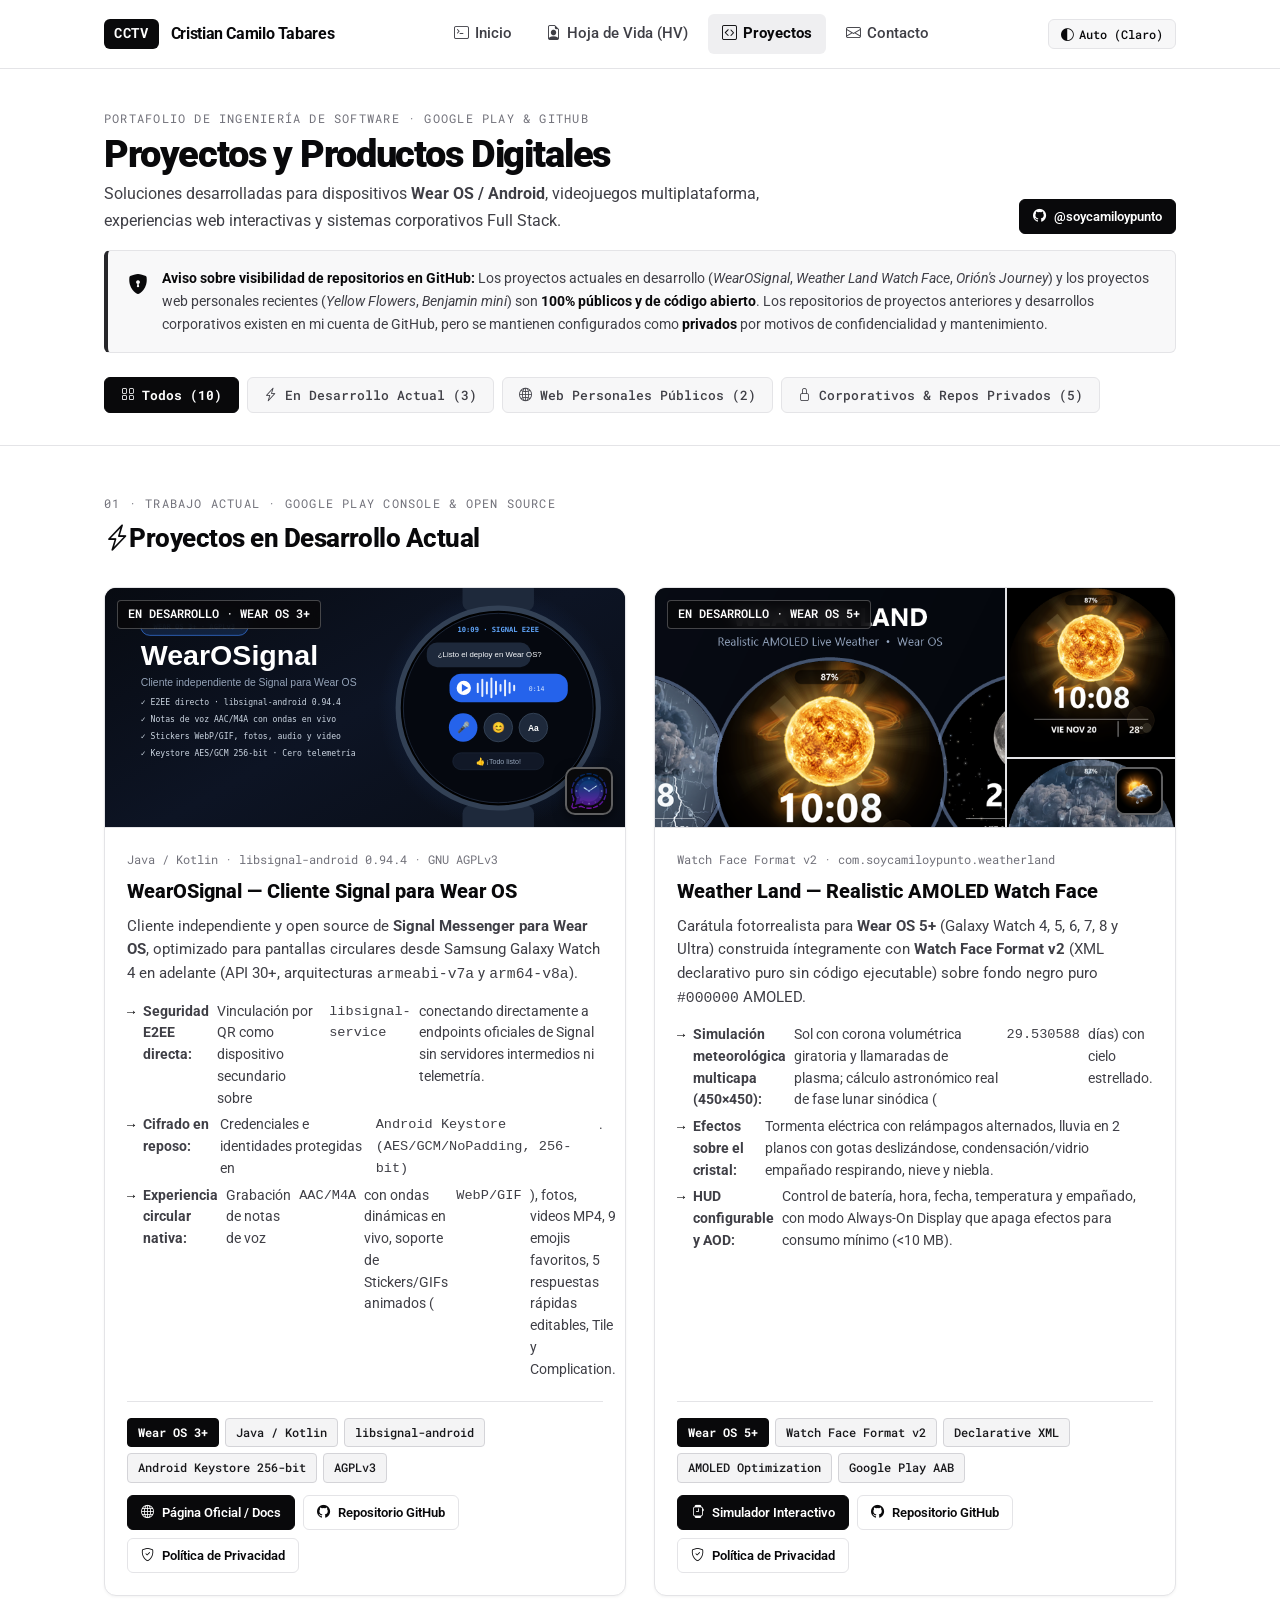
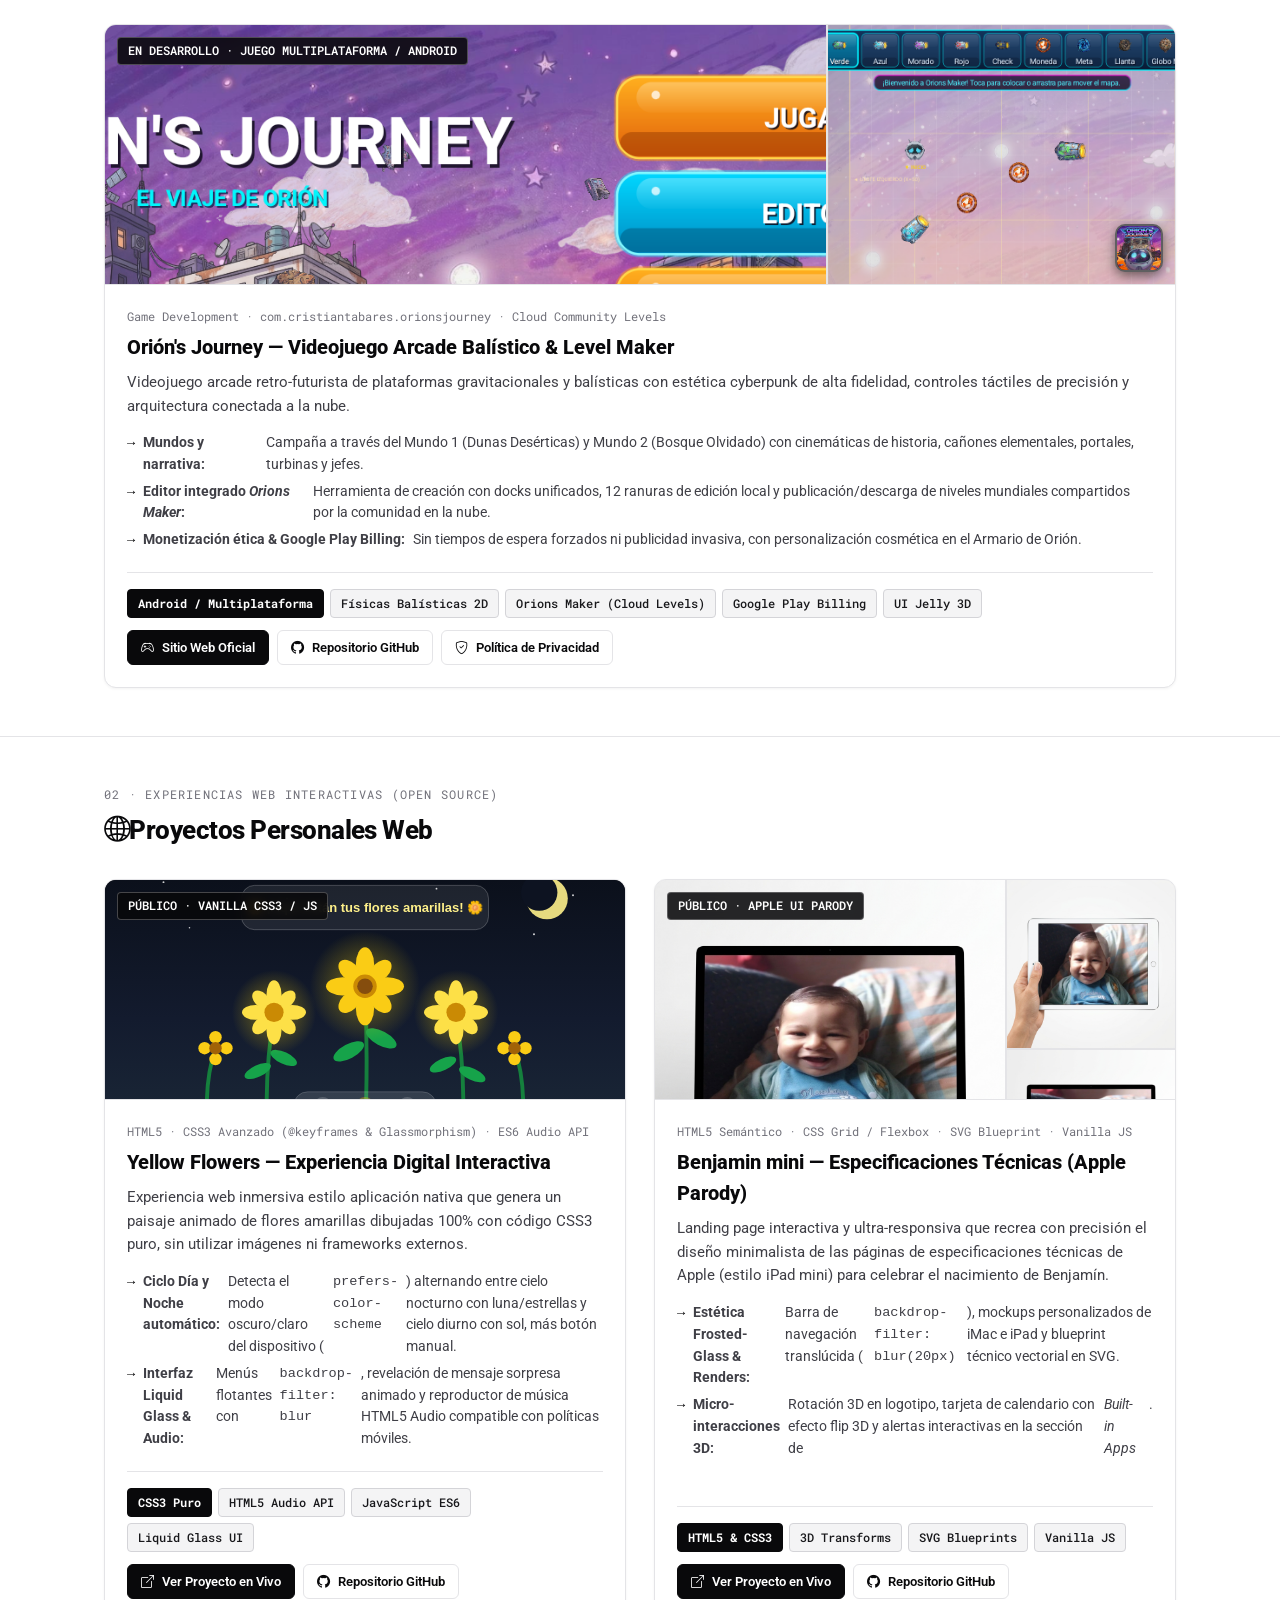
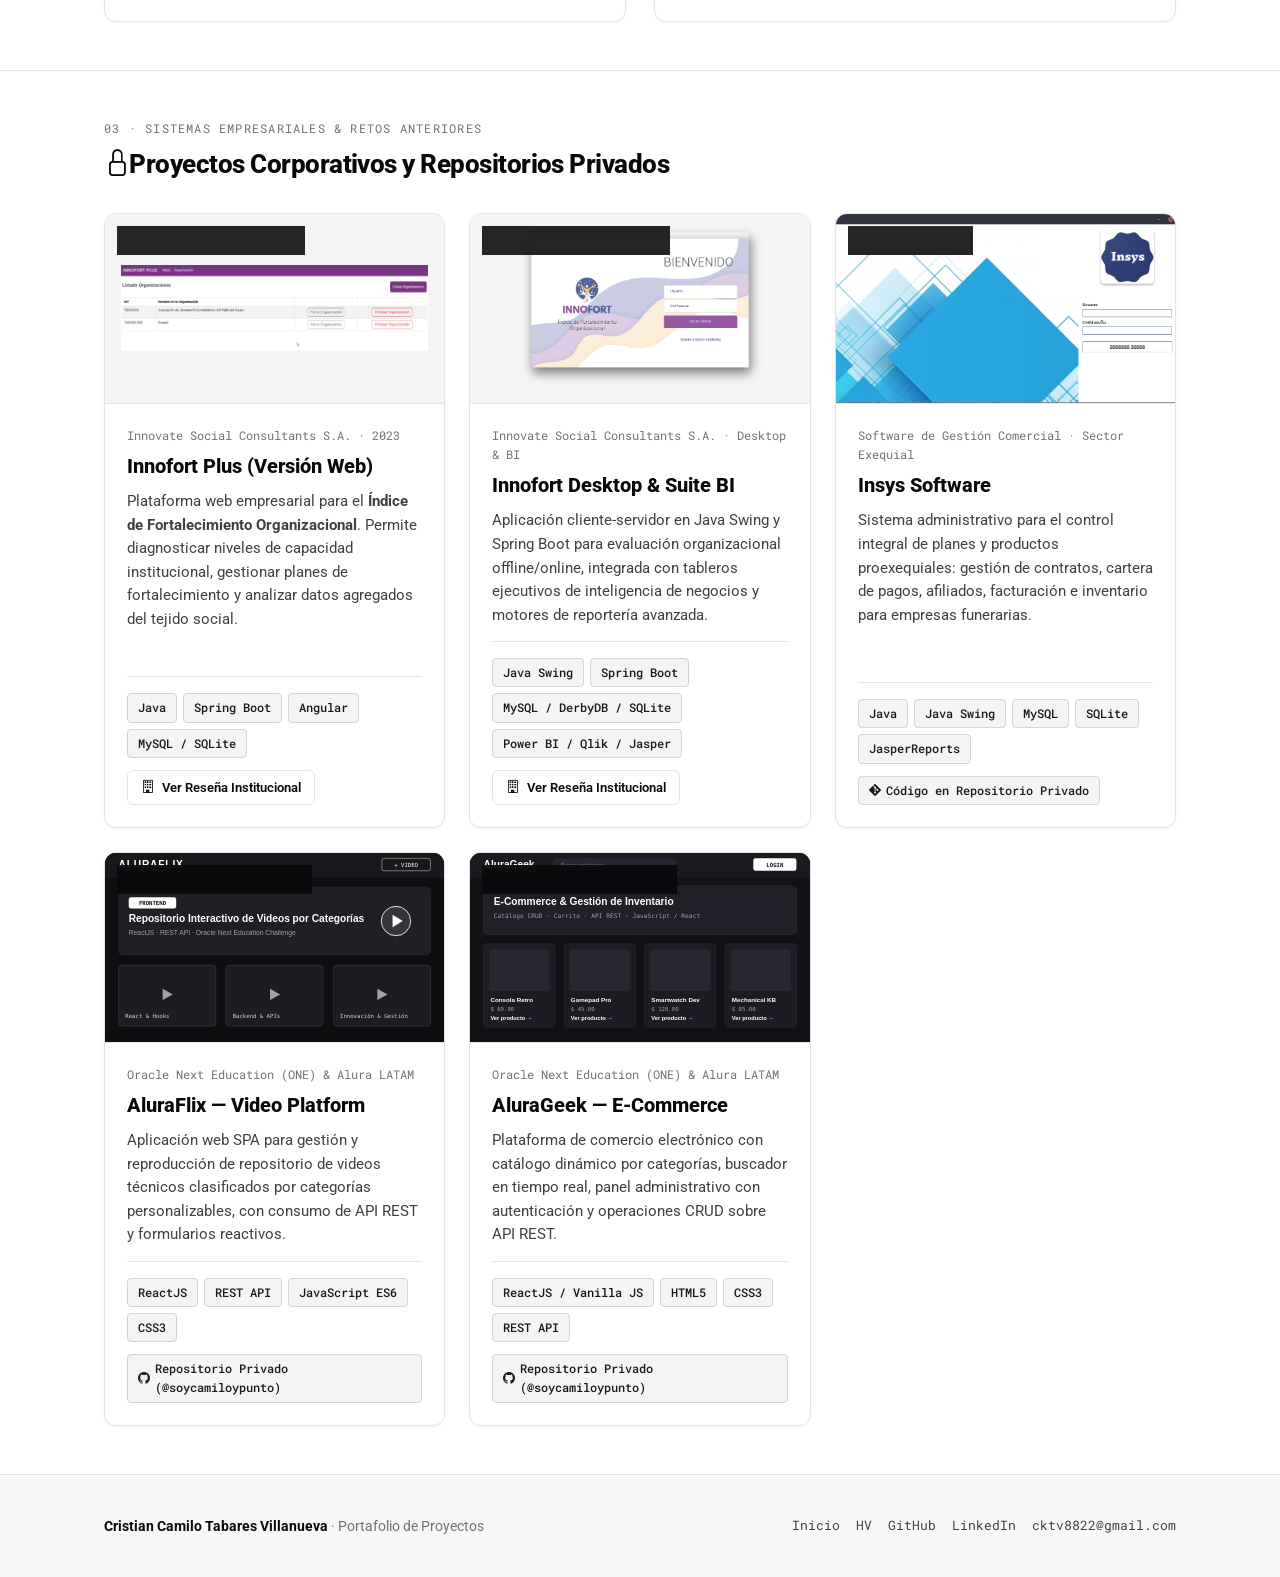
<file: projects.html>
<!DOCTYPE html>
<html lang="es">

<head>
  <meta charset="utf-8" />
  <meta name="viewport" content="width=device-width, initial-scale=1" />
  <meta name="description" content="Portafolio de proyectos de Cristian Camilo Tabares Villanueva — WearOSignal, Weather Land Watch Face, Orión's Journey, Yellow Flowers, Benjamin mini, Innofort Plus e Insys Software." />
  <meta name="author" content="Cristian Camilo Tabares Villanueva" />
  <title>Proyectos · Cristian Camilo Tabares Villanueva</title>
  <link rel="icon" type="image/x-icon" href="assets/favicon.ico" />
  <!-- Google Fonts: Roboto & Roboto Mono -->
  <link rel="preconnect" href="https://fonts.googleapis.com" />
  <link rel="preconnect" href="https://fonts.gstatic.com" crossorigin />
  <link href="https://fonts.googleapis.com/css2?family=Roboto+Mono:wght@400;500;600;700&amp;family=Roboto:wght@300;400;500;700;900&amp;display=swap" rel="stylesheet" />
  <!-- Bootstrap Icons -->
  <link rel="stylesheet" href="https://cdn.jsdelivr.net/npm/bootstrap-icons@1.11.3/font/bootstrap-icons.min.css" />
  <!-- Main Stylesheet -->
  <link href="css/styles.css" rel="stylesheet" />
</head>

<body>
  <!-- Top Navigation -->
  <header class="site-header">
    <div class="container-dev navbar-dev">
      <a class="brand-dev" href="index.html">
        <span class="brand-mark">CCTV</span>
        <span class="brand-name">Cristian Camilo Tabares</span>
      </a>

      <ul class="nav-links-dev" data-nav-list>
        <li><a href="index.html"><i class="bi bi-terminal"></i> Inicio</a></li>
        <li><a href="resume.html"><i class="bi bi-file-earmark-person"></i> Hoja de Vida (HV)</a></li>
        <li><a class="active" href="projects.html"><i class="bi bi-code-square"></i> Proyectos</a></li>
        <li><a href="contact.html"><i class="bi bi-envelope"></i> Contacto</a></li>
      </ul>

      <div class="nav-actions">
        <button type="button" class="theme-toggle-btn" data-theme-toggle aria-label="Cambiar tema">
          <i class="bi bi-circle-half"></i> <span>Auto</span>
        </button>
        <button type="button" class="mobile-menu-btn" data-mobile-toggle aria-label="Menú">
          <i class="bi bi-list"></i>
        </button>
      </div>
    </div>
  </header>

  <main>
    <!-- Projects Header -->
    <section class="hero-section" style="padding: 40px 0 32px;">
      <div class="container-dev">
        <div class="section-header-dev" style="margin-bottom: 16px;">
          <div>
            <div class="section-kicker">Portafolio de Ingeniería de Software &middot; Google Play &amp; GitHub</div>
            <h1 class="hero-title" style="font-size: clamp(1.8rem, 3.5vw, 2.4rem); margin-bottom: 6px;">Proyectos y Productos Digitales</h1>
            <p class="hero-bio" style="margin-bottom: 0;">
              Soluciones desarrolladas para dispositivos <strong>Wear OS / Android</strong>, videojuegos multiplataforma, experiencias web interactivas y sistemas corporativos Full Stack.
            </p>
          </div>
          <div class="hero-actions" style="margin-bottom: 0;">
            <a class="btn-dev btn-dev-primary btn-dev-sm" href="https://github.com/soycamiloypunto" target="_blank" rel="noopener">
              <i class="bi bi-github"></i> @soycamiloypunto
            </a>
          </div>
        </div>

        <!-- Private Repositories Notice Banner -->
        <div class="notice-banner" style="margin-bottom: 24px;">
          <i class="bi bi-shield-lock-fill"></i>
          <div class="notice-banner-text">
            <strong>Aviso sobre visibilidad de repositorios en GitHub:</strong> Los proyectos actuales en desarrollo (<em>WearOSignal</em>, <em>Weather Land Watch Face</em>, <em>Orión's Journey</em>) y los proyectos web personales recientes (<em>Yellow Flowers</em>, <em>Benjamin mini</em>) son <strong>100% públicos y de código abierto</strong>. Los repositorios de proyectos anteriores y desarrollos corporativos existen en mi cuenta de GitHub, pero se mantienen configurados como <strong>privados</strong> por motivos de confidencialidad y mantenimiento.
          </div>
        </div>

        <!-- Filter Tabs -->
        <div class="filter-tabs" style="margin-bottom: 0; border-bottom: none; padding-bottom: 0;">
          <button type="button" class="filter-tab active" data-filter-btn="all">
            <i class="bi bi-grid"></i> Todos (10)
          </button>
          <button type="button" class="filter-tab" data-filter-btn="actuales">
            <i class="bi bi-lightning-charge"></i> En Desarrollo Actual (3)
          </button>
          <button type="button" class="filter-tab" data-filter-btn="personales">
            <i class="bi bi-globe2"></i> Web Personales Públicos (2)
          </button>
          <button type="button" class="filter-tab" data-filter-btn="privados">
            <i class="bi bi-lock"></i> Corporativos &amp; Repos Privados (5)
          </button>
        </div>
      </div>
    </section>

    <!-- 1. PROYECTOS EN DESARROLLO ACTUAL -->
    <section class="section-dev" data-filter-section="actuales">
      <div class="container-dev">
        <div class="section-header-dev">
          <div>
            <div class="section-kicker">01 &middot; Trabajo Actual &middot; Google Play Console &amp; Open Source</div>
            <h2 class="section-title"><i class="bi bi-lightning-charge me-2"></i>Proyectos en Desarrollo Actual</h2>
          </div>
        </div>

        <div class="projects-grid-featured">
          <!-- Proyecto 1: WearOSignal -->
          <article class="project-card">
            <div class="project-thumb" style="height: 240px;">
              <img class="main-img" src="assets/wearosignal_banner.svg" alt="WearOSignal - Cliente Signal para Wear OS" />
              <span class="project-status-badge">EN DESARROLLO &middot; WEAR OS 3+</span>
              <div class="project-icon-float">
                <img src="assets/wearosignal_icon.png" alt="Icono WearOSignal" />
              </div>
            </div>
            <div class="project-content">
              <div class="project-meta">Java / Kotlin &middot; libsignal-android 0.94.4 &middot; GNU AGPLv3</div>
              <h3 class="project-title">WearOSignal — Cliente Signal para Wear OS</h3>
              <p class="project-desc">
                Cliente independiente y open source de <strong>Signal Messenger para Wear OS</strong>, optimizado para pantallas circulares desde Samsung Galaxy Watch 4 en adelante (API 30+, arquitecturas <code>armeabi-v7a</code> y <code>arm64-v8a</code>).
              </p>
              <ul class="project-features">
                <li><strong>Seguridad E2EE directa:</strong> Vinculación por QR como dispositivo secundario sobre <code>libsignal-service</code> conectando directamente a endpoints oficiales de Signal sin servidores intermedios ni telemetría.</li>
                <li><strong>Cifrado en reposo:</strong> Credenciales e identidades protegidas en <code>Android Keystore (AES/GCM/NoPadding, 256-bit)</code>.</li>
                <li><strong>Experiencia circular nativa:</strong> Grabación de notas de voz <code>AAC/M4A</code> con ondas dinámicas en vivo, soporte de Stickers/GIFs animados (<code>WebP/GIF</code>), fotos, videos MP4, 9 emojis favoritos, 5 respuestas rápidas editables, Tile y Complication.</li>
              </ul>
              <div class="project-footer">
                <div class="tag-list">
                  <span class="tag-chip tag-chip-solid">Wear OS 3+</span>
                  <span class="tag-chip">Java / Kotlin</span>
                  <span class="tag-chip">libsignal-android</span>
                  <span class="tag-chip">Android Keystore 256-bit</span>
                  <span class="tag-chip">AGPLv3</span>
                </div>
                <div class="project-links">
                  <a class="btn-dev btn-dev-primary btn-dev-sm" href="https://soycamiloypunto.github.io/wearosignal/" target="_blank" rel="noopener">
                    <i class="bi bi-globe"></i> Página Oficial / Docs
                  </a>
                  <a class="btn-dev btn-dev-outline btn-dev-sm" href="https://github.com/soycamiloypunto/wearosignal" target="_blank" rel="noopener">
                    <i class="bi bi-github"></i> Repositorio GitHub
                  </a>
                  <a class="btn-dev btn-dev-outline btn-dev-sm" href="https://soycamiloypunto.github.io/wearosignal/#privacy" target="_blank" rel="noopener">
                    <i class="bi bi-shield-check"></i> Política de Privacidad
                  </a>
                </div>
              </div>
            </div>
          </article>

          <!-- Proyecto 2: Weather Land — Realistic AMOLED Watch Face -->
          <article class="project-card">
            <div class="project-thumb" style="height: 240px;">
              <div class="project-thumb-gallery">
                <div class="gallery-main">
                  <img src="assets/weatherland_banner.png" alt="Weather Land Banner" />
                </div>
                <div class="gallery-side">
                  <img src="assets/weatherland_soleado.png" alt="Clima Soleado" />
                  <img src="assets/weatherland_tormenta.png" alt="Clima Tormenta" />
                </div>
              </div>
              <span class="project-status-badge">EN DESARROLLO &middot; WEAR OS 5+</span>
              <div class="project-icon-float">
                <img src="assets/weatherland_icon.png" alt="Icono Weather Land" />
              </div>
            </div>
            <div class="project-content">
              <div class="project-meta">Watch Face Format v2 &middot; com.soycamiloypunto.weatherland</div>
              <h3 class="project-title">Weather Land — Realistic AMOLED Watch Face</h3>
              <p class="project-desc">
                Carátula fotorrealista para <strong>Wear OS 5+</strong> (Galaxy Watch 4, 5, 6, 7, 8 y Ultra) construida íntegramente con <strong>Watch Face Format v2</strong> (XML declarativo puro sin código ejecutable) sobre fondo negro puro <code>#000000</code> AMOLED.
              </p>
              <ul class="project-features">
                <li><strong>Simulación meteorológica multicapa (450×450):</strong> Sol con corona volumétrica giratoria y llamaradas de plasma; cálculo astronómico real de fase lunar sinódica (<code>29.530588</code> días) con cielo estrellado.</li>
                <li><strong>Efectos sobre el cristal:</strong> Tormenta eléctrica con relámpagos alternados, lluvia en 2 planos con gotas deslizándose, condensación/vidrio empañado respirando, nieve y niebla.</li>
                <li><strong>HUD configurable y AOD:</strong> Control de batería, hora, fecha, temperatura y empañado, con modo Always-On Display que apaga efectos para consumo mínimo (&lt;10 MB).</li>
              </ul>
              <div class="project-footer">
                <div class="tag-list">
                  <span class="tag-chip tag-chip-solid">Wear OS 5+</span>
                  <span class="tag-chip">Watch Face Format v2</span>
                  <span class="tag-chip">Declarative XML</span>
                  <span class="tag-chip">AMOLED Optimization</span>
                  <span class="tag-chip">Google Play AAB</span>
                </div>
                <div class="project-links">
                  <a class="btn-dev btn-dev-primary btn-dev-sm" href="https://soycamiloypunto.github.io/watchface_weater/" target="_blank" rel="noopener">
                    <i class="bi bi-smartwatch"></i> Simulador Interactivo
                  </a>
                  <a class="btn-dev btn-dev-outline btn-dev-sm" href="https://github.com/soycamiloypunto/watchface_weater" target="_blank" rel="noopener">
                    <i class="bi bi-github"></i> Repositorio GitHub
                  </a>
                  <a class="btn-dev btn-dev-outline btn-dev-sm" href="https://soycamiloypunto.github.io/watchface_weater/privacy.html" target="_blank" rel="noopener">
                    <i class="bi bi-shield-check"></i> Política de Privacidad
                  </a>
                </div>
              </div>
            </div>
          </article>

          <!-- Proyecto 3: Orión's Journey -->
          <article class="project-card" style="grid-column: 1 / -1;">
            <div class="project-thumb" style="height: 260px;">
              <div class="project-thumb-gallery">
                <div class="gallery-main">
                  <img src="assets/orion_menu.png" alt="Orión's Journey Menú Principal" />
                </div>
                <div class="gallery-side">
                  <img src="assets/orion_maker.png" alt="Orions Maker Editor de Niveles" />
                  <img src="assets/orion_icon.png" alt="Orión's Journey Arte Oficial" />
                </div>
              </div>
              <span class="project-status-badge">EN DESARROLLO &middot; JUEGO MULTIPLATAFORMA / ANDROID</span>
              <div class="project-icon-float">
                <img src="assets/orion_icon.png" alt="Icono Orión's Journey" />
              </div>
            </div>
            <div class="project-content">
              <div class="project-meta">Game Development &middot; com.cristiantabares.orionsjourney &middot; Cloud Community Levels</div>
              <h3 class="project-title">Orión's Journey — Videojuego Arcade Balístico &amp; Level Maker</h3>
              <p class="project-desc">
                Videojuego arcade retro-futurista de plataformas gravitacionales y balísticas con estética cyberpunk de alta fidelidad, controles táctiles de precisión y arquitectura conectada a la nube.
              </p>
              <ul class="project-features">
                <li><strong>Mundos y narrativa:</strong> Campaña a través del Mundo 1 (Dunas Desérticas) y Mundo 2 (Bosque Olvidado) con cinemáticas de historia, cañones elementales, portales, turbinas y jefes.</li>
                <li><strong>Editor integrado <em>Orions Maker</em>:</strong> Herramienta de creación con docks unificados, 12 ranuras de edición local y publicación/descarga de niveles mundiales compartidos por la comunidad en la nube.</li>
                <li><strong>Monetización ética &amp; Google Play Billing:</strong> Sin tiempos de espera forzados ni publicidad invasiva, con personalización cosmética en el Armario de Orión.</li>
              </ul>
              <div class="project-footer">
                <div class="tag-list">
                  <span class="tag-chip tag-chip-solid">Android / Multiplataforma</span>
                  <span class="tag-chip">Físicas Balísticas 2D</span>
                  <span class="tag-chip">Orions Maker (Cloud Levels)</span>
                  <span class="tag-chip">Google Play Billing</span>
                  <span class="tag-chip">UI Jelly 3D</span>
                </div>
                <div class="project-links">
                  <a class="btn-dev btn-dev-primary btn-dev-sm" href="https://soycamiloypunto.github.io/orionsjourney_web/" target="_blank" rel="noopener">
                    <i class="bi bi-controller"></i> Sitio Web Oficial
                  </a>
                  <a class="btn-dev btn-dev-outline btn-dev-sm" href="https://github.com/soycamiloypunto/orionsjourney_web" target="_blank" rel="noopener">
                    <i class="bi bi-github"></i> Repositorio GitHub
                  </a>
                  <a class="btn-dev btn-dev-outline btn-dev-sm" href="https://soycamiloypunto.github.io/orionsjourney_web/privacy.html" target="_blank" rel="noopener">
                    <i class="bi bi-shield-check"></i> Política de Privacidad
                  </a>
                </div>
              </div>
            </div>
          </article>
        </div>
      </div>
    </section>

    <!-- 2. PROYECTOS PERSONALES WEB (PÚBLICOS EN GITHUB) -->
    <section class="section-dev" data-filter-section="personales">
      <div class="container-dev">
        <div class="section-header-dev">
          <div>
            <div class="section-kicker">02 &middot; Experiencias Web Interactivas (Open Source)</div>
            <h2 class="section-title"><i class="bi bi-globe2 me-2"></i>Proyectos Personales Web</h2>
          </div>
        </div>

        <div class="projects-grid-featured">
          <!-- Proyecto 4: Yellow Flowers -->
          <article class="project-card">
            <div class="project-thumb">
              <img class="main-img" src="assets/yellow_flowers_preview.svg" alt="Yellow Flowers Interactive Web Experience" />
              <span class="project-status-badge">PÚBLICO &middot; VANILLA CSS3 / JS</span>
            </div>
            <div class="project-content">
              <div class="project-meta">HTML5 &middot; CSS3 Avanzado (@keyframes &amp; Glassmorphism) &middot; ES6 Audio API</div>
              <h3 class="project-title">Yellow Flowers — Experiencia Digital Interactiva</h3>
              <p class="project-desc">
                Experiencia web inmersiva estilo aplicación nativa que genera un paisaje animado de flores amarillas dibujadas 100% con código CSS3 puro, sin utilizar imágenes ni frameworks externos.
              </p>
              <ul class="project-features">
                <li><strong>Ciclo Día y Noche automático:</strong> Detecta el modo oscuro/claro del dispositivo (<code>prefers-color-scheme</code>) alternando entre cielo nocturno con luna/estrellas y cielo diurno con sol, más botón manual.</li>
                <li><strong>Interfaz Liquid Glass &amp; Audio:</strong> Menús flotantes con <code>backdrop-filter: blur</code>, revelación de mensaje sorpresa animado y reproductor de música HTML5 Audio compatible con políticas móviles.</li>
              </ul>
              <div class="project-footer">
                <div class="tag-list">
                  <span class="tag-chip tag-chip-solid">CSS3 Puro</span>
                  <span class="tag-chip">HTML5 Audio API</span>
                  <span class="tag-chip">JavaScript ES6</span>
                  <span class="tag-chip">Liquid Glass UI</span>
                </div>
                <div class="project-links">
                  <a class="btn-dev btn-dev-primary btn-dev-sm" href="https://soycamiloypunto.github.io/YellowFlowers/" target="_blank" rel="noopener">
                    <i class="bi bi-box-arrow-up-right"></i> Ver Proyecto en Vivo
                  </a>
                  <a class="btn-dev btn-dev-outline btn-dev-sm" href="https://github.com/soycamiloypunto/YellowFlowers" target="_blank" rel="noopener">
                    <i class="bi bi-github"></i> Repositorio GitHub
                  </a>
                </div>
              </div>
            </div>
          </article>

          <!-- Proyecto 5: Benjamin mini (webbenjamin) -->
          <article class="project-card">
            <div class="project-thumb">
              <div class="project-thumb-gallery">
                <div class="gallery-main">
                  <img src="assets/benjamin_imac.png" alt="Benjamin mini iMac Render" />
                </div>
                <div class="gallery-side">
                  <img src="assets/benjamin_ipad.png" alt="Benjamin mini iPad Render" />
                  <img src="assets/benjamin_imac.png" alt="Benjamin mini Specs" />
                </div>
              </div>
              <span class="project-status-badge">PÚBLICO &middot; APPLE UI PARODY</span>
            </div>
            <div class="project-content">
              <div class="project-meta">HTML5 Semántico &middot; CSS Grid / Flexbox &middot; SVG Blueprint &middot; Vanilla JS</div>
              <h3 class="project-title">Benjamin mini — Especificaciones Técnicas (Apple Parody)</h3>
              <p class="project-desc">
                Landing page interactiva y ultra-responsiva que recrea con precisión el diseño minimalista de las páginas de especificaciones técnicas de Apple (estilo iPad mini) para celebrar el nacimiento de Benjamín.
              </p>
              <ul class="project-features">
                <li><strong>Estética Frosted-Glass &amp; Renders:</strong> Barra de navegación translúcida (<code>backdrop-filter: blur(20px)</code>), mockups personalizados de iMac e iPad y blueprint técnico vectorial en SVG.</li>
                <li><strong>Micro-interacciones 3D:</strong> Rotación 3D en logotipo, tarjeta de calendario con efecto flip 3D y alertas interactivas en la sección de <em>Built-in Apps</em>.</li>
              </ul>
              <div class="project-footer">
                <div class="tag-list">
                  <span class="tag-chip tag-chip-solid">HTML5 &amp; CSS3</span>
                  <span class="tag-chip">3D Transforms</span>
                  <span class="tag-chip">SVG Blueprints</span>
                  <span class="tag-chip">Vanilla JS</span>
                </div>
                <div class="project-links">
                  <a class="btn-dev btn-dev-primary btn-dev-sm" href="https://soycamiloypunto.github.io/webbenjamin/" target="_blank" rel="noopener">
                    <i class="bi bi-box-arrow-up-right"></i> Ver Proyecto en Vivo
                  </a>
                  <a class="btn-dev btn-dev-outline btn-dev-sm" href="https://github.com/soycamiloypunto/webbenjamin" target="_blank" rel="noopener">
                    <i class="bi bi-github"></i> Repositorio GitHub
                  </a>
                </div>
              </div>
            </div>
          </article>
        </div>
      </div>
    </section>

    <!-- 3. PROYECTOS CORPORATIVOS Y ANTERIORES (CONDENSADOS / REPOS PRIVADOS) -->
    <section class="section-dev" data-filter-section="privados" style="border-bottom: none;">
      <div class="container-dev">
        <div class="section-header-dev">
          <div>
            <div class="section-kicker">03 &middot; Sistemas Empresariales &amp; Retos Anteriores</div>
            <h2 class="section-title"><i class="bi bi-lock me-2"></i>Proyectos Corporativos y Repositorios Privados</h2>
          </div>
        </div>

        <div class="projects-grid">
          <!-- Proyecto 6: Innofort Plus -->
          <article class="project-card">
            <div class="project-thumb" style="height: 190px; background-color: #f4f4f5;">
              <img class="main-img" src="assets/innoplus.png" alt="Innofort Plus - Innovate S.A.S." style="object-fit: contain; padding: 16px;" />
              <span class="project-status-badge"><i class="bi bi-lock-fill"></i> CORPORATIVO / PRIVADO</span>
            </div>
            <div class="project-content">
              <div class="project-meta">Innovate Social Consultants S.A. &middot; 2023</div>
              <h3 class="project-title">Innofort Plus (Versión Web)</h3>
              <p class="project-desc">
                Plataforma web empresarial para el <strong>Índice de Fortalecimiento Organizacional</strong>. Permite diagnosticar niveles de capacidad institucional, gestionar planes de fortalecimiento y analizar datos agregados del tejido social.
              </p>
              <div class="project-footer">
                <div class="tag-list">
                  <span class="tag-chip">Java</span>
                  <span class="tag-chip">Spring Boot</span>
                  <span class="tag-chip">Angular</span>
                  <span class="tag-chip">MySQL / SQLite</span>
                </div>
                <div class="project-links">
                  <a class="btn-dev btn-dev-outline btn-dev-sm" href="https://grupoinnovate.co/indice-de-fortalecimiento-organizacional/" target="_blank" rel="noopener">
                    <i class="bi bi-building"></i> Ver Reseña Institucional
                  </a>
                </div>
              </div>
            </div>
          </article>

          <!-- Proyecto 7: Innofort Desktop & BI -->
          <article class="project-card">
            <div class="project-thumb" style="height: 190px; background-color: #f4f4f5;">
              <img class="main-img" src="assets/innofort_ui.png" alt="Innofort Desktop UI" style="object-fit: contain; padding: 12px;" />
              <span class="project-status-badge"><i class="bi bi-lock-fill"></i> CORPORATIVO / PRIVADO</span>
            </div>
            <div class="project-content">
              <div class="project-meta">Innovate Social Consultants S.A. &middot; Desktop &amp; BI</div>
              <h3 class="project-title">Innofort Desktop &amp; Suite BI</h3>
              <p class="project-desc">
                Aplicación cliente-servidor en Java Swing y Spring Boot para evaluación organizacional offline/online, integrada con tableros ejecutivos de inteligencia de negocios y motores de reportería avanzada.
              </p>
              <div class="project-footer">
                <div class="tag-list">
                  <span class="tag-chip">Java Swing</span>
                  <span class="tag-chip">Spring Boot</span>
                  <span class="tag-chip">MySQL / DerbyDB / SQLite</span>
                  <span class="tag-chip">Power BI / Qlik / Jasper</span>
                </div>
                <div class="project-links">
                  <a class="btn-dev btn-dev-outline btn-dev-sm" href="https://grupoinnovate.co/indice-de-fortalecimiento-organizacional/" target="_blank" rel="noopener">
                    <i class="bi bi-building"></i> Ver Reseña Institucional
                  </a>
                </div>
              </div>
            </div>
          </article>

          <!-- Proyecto 8: Insys Software -->
          <article class="project-card">
            <div class="project-thumb" style="height: 190px; background-color: #18181c;">
              <img class="main-img" src="assets/insyssoft.png" alt="Insys Software" style="object-fit: cover;" />
              <span class="project-status-badge"><i class="bi bi-lock-fill"></i> REPO PRIVADO</span>
            </div>
            <div class="project-content">
              <div class="project-meta">Software de Gestión Comercial &middot; Sector Exequial</div>
              <h3 class="project-title">Insys Software</h3>
              <p class="project-desc">
                Sistema administrativo para el control integral de planes y productos proexequiales: gestión de contratos, cartera de pagos, afiliados, facturación e inventario para empresas funerarias.
              </p>
              <div class="project-footer">
                <div class="tag-list">
                  <span class="tag-chip">Java</span>
                  <span class="tag-chip">Java Swing</span>
                  <span class="tag-chip">MySQL</span>
                  <span class="tag-chip">SQLite</span>
                  <span class="tag-chip">JasperReports</span>
                </div>
                <div class="project-links">
                  <span class="tag-chip"><i class="bi bi-git"></i> Código en Repositorio Privado</span>
                </div>
              </div>
            </div>
          </article>

          <!-- Proyecto 9: AluraFlix -->
          <article class="project-card">
            <div class="project-thumb" style="height: 190px;">
              <img class="main-img" src="assets/aluraflix_preview.svg" alt="AluraFlix React App" />
              <span class="project-status-badge"><i class="bi bi-lock-fill"></i> REPO PRIVADO EN GITHUB</span>
            </div>
            <div class="project-content">
              <div class="project-meta">Oracle Next Education (ONE) &amp; Alura LATAM</div>
              <h3 class="project-title">AluraFlix — Video Platform</h3>
              <p class="project-desc">
                Aplicación web SPA para gestión y reproducción de repositorio de videos técnicos clasificados por categorías personalizables, con consumo de API REST y formularios reactivos.
              </p>
              <div class="project-footer">
                <div class="tag-list">
                  <span class="tag-chip">ReactJS</span>
                  <span class="tag-chip">REST API</span>
                  <span class="tag-chip">JavaScript ES6</span>
                  <span class="tag-chip">CSS3</span>
                </div>
                <div class="project-links">
                  <span class="tag-chip"><i class="bi bi-github"></i> Repositorio Privado (@soycamiloypunto)</span>
                </div>
              </div>
            </div>
          </article>

          <!-- Proyecto 10: AluraGeek E-Commerce -->
          <article class="project-card">
            <div class="project-thumb" style="height: 190px;">
              <img class="main-img" src="assets/alurageek_preview.svg" alt="AluraGeek E-Commerce" />
              <span class="project-status-badge"><i class="bi bi-lock-fill"></i> REPO PRIVADO EN GITHUB</span>
            </div>
            <div class="project-content">
              <div class="project-meta">Oracle Next Education (ONE) &amp; Alura LATAM</div>
              <h3 class="project-title">AluraGeek — E-Commerce</h3>
              <p class="project-desc">
                Plataforma de comercio electrónico con catálogo dinámico por categorías, buscador en tiempo real, panel administrativo con autenticación y operaciones CRUD sobre API REST.
              </p>
              <div class="project-footer">
                <div class="tag-list">
                  <span class="tag-chip">ReactJS / Vanilla JS</span>
                  <span class="tag-chip">HTML5</span>
                  <span class="tag-chip">CSS3</span>
                  <span class="tag-chip">REST API</span>
                </div>
                <div class="project-links">
                  <span class="tag-chip"><i class="bi bi-github"></i> Repositorio Privado (@soycamiloypunto)</span>
                </div>
              </div>
            </div>
          </article>
        </div>
      </div>
    </section>
  </main>

  <!-- Footer -->
  <footer class="site-footer">
    <div class="container-dev footer-inner">
      <div>
        <strong style="color: var(--text-primary);">Cristian Camilo Tabares Villanueva</strong> &middot; Portafolio de Proyectos
      </div>
      <div class="social-row">
        <a class="social-link" href="index.html">Inicio</a>
        <a class="social-link" href="resume.html">HV</a>
        <a class="social-link" href="https://github.com/soycamiloypunto" target="_blank" rel="noopener">GitHub</a>
        <a class="social-link" href="https://www.linkedin.com/in/soycamiloypunto/" target="_blank" rel="noopener">LinkedIn</a>
        <a class="social-link" href="mailto:cktv8822@gmail.com">cktv8822@gmail.com</a>
      </div>
    </div>
  </footer>

  <script src="js/scripts.js"></script>
</body>

</html>
</file>
<file: css/styles.css>
/* ==========================================================================
   CRISTIAN CAMILO TABARES VILLANUEVA — DEVELOPER PORTFOLIO & HV
   Monochrome Black & White Design System · Auto Light/Dark Mode · Roboto
   ========================================================================== */

:root {
  --bg-primary: #ffffff;
  --bg-secondary: #f7f7f8;
  --bg-tertiary: #efeff1;
  --bg-card: #ffffff;
  --bg-glass: rgba(255, 255, 255, 0.86);
  --text-primary: #09090b;
  --text-secondary: #3f3f46;
  --text-muted: #71717a;
  --border-color: #e4e4e7;
  --border-strong: #18181b;
  --accent-bg: #09090b;
  --accent-text: #ffffff;
  --accent-hover: #27272a;
  --badge-bg: #f4f4f5;
  --badge-border: #d4d4d8;
  --badge-text: #18181b;
  --status-active-bg: #09090b;
  --status-active-text: #ffffff;
  --notice-bg: #f8f8f9;
  --notice-border: #27272a;
  --shadow-sm: 0 1px 3px rgba(0, 0, 0, 0.05);
  --shadow-md: 0 8px 24px rgba(0, 0, 0, 0.06);
  --shadow-lg: 0 16px 36px rgba(0, 0, 0, 0.1);
  --logo-card-bg: #f4f4f5;
  --radius-sm: 6px;
  --radius-md: 12px;
  --radius-lg: 16px;
  --font-sans: 'Roboto', -apple-system, BlinkMacSystemFont, 'Segoe UI', sans-serif;
  --font-mono: 'Roboto Mono', ui-monospace, SFMono-Regular, Menlo, Monaco, Consolas, monospace;
}

/* Automatic Dark Mode via Browser / OS Preference */
@media (prefers-color-scheme: dark) {
  :root:not([data-theme="light"]) {
    --bg-primary: #09090b;
    --bg-secondary: #111114;
    --bg-tertiary: #18181c;
    --bg-card: #121216;
    --bg-glass: rgba(9, 9, 11, 0.86);
    --text-primary: #fafafa;
    --text-secondary: #d4d4d8;
    --text-muted: #a1a1aa;
    --border-color: #27272a;
    --border-strong: #fafafa;
    --accent-bg: #fafafa;
    --accent-text: #09090b;
    --accent-hover: #e4e4e7;
    --badge-bg: #18181c;
    --badge-border: #3f3f46;
    --badge-text: #e4e4e7;
    --status-active-bg: #fafafa;
    --status-active-text: #09090b;
    --notice-bg: #141418;
    --notice-border: #e4e4e7;
    --shadow-sm: 0 1px 3px rgba(0, 0, 0, 0.4);
    --shadow-md: 0 8px 24px rgba(0, 0, 0, 0.5);
    --shadow-lg: 0 16px 40px rgba(0, 0, 0, 0.65);
    --logo-card-bg: #1c1c22;
  }
}

/* Explicit Manual Dark Override */
:root[data-theme="dark"] {
  --bg-primary: #09090b;
  --bg-secondary: #111114;
  --bg-tertiary: #18181c;
  --bg-card: #121216;
  --bg-glass: rgba(9, 9, 11, 0.86);
  --text-primary: #fafafa;
  --text-secondary: #d4d4d8;
  --text-muted: #a1a1aa;
  --border-color: #27272a;
  --border-strong: #fafafa;
  --accent-bg: #fafafa;
  --accent-text: #09090b;
  --accent-hover: #e4e4e7;
  --badge-bg: #18181c;
  --badge-border: #3f3f46;
  --badge-text: #e4e4e7;
  --status-active-bg: #fafafa;
  --status-active-text: #09090b;
  --notice-bg: #141418;
  --notice-border: #e4e4e7;
  --shadow-sm: 0 1px 3px rgba(0, 0, 0, 0.4);
  --shadow-md: 0 8px 24px rgba(0, 0, 0, 0.5);
  --shadow-lg: 0 16px 40px rgba(0, 0, 0, 0.65);
  --logo-card-bg: #1c1c22;
}

/* Base Reset & Typography */
*, *::before, *::after {
  box-sizing: border-box;
  margin: 0;
  padding: 0;
}

html {
  scroll-behavior: smooth;
  color-scheme: light dark;
}

body {
  background-color: var(--bg-primary);
  color: var(--text-primary);
  font-family: var(--font-sans);
  font-size: 16px;
  line-height: 1.6;
  min-height: 100vh;
  display: flex;
  flex-direction: column;
  transition: background-color 0.2s ease, color 0.2s ease;
  -webkit-font-smoothing: antialiased;
}

a {
  color: var(--text-primary);
  text-decoration: none;
  transition: opacity 0.15s ease, color 0.15s ease;
}

a:hover {
  opacity: 0.8;
}

img {
  max-width: 100%;
  height: auto;
  display: block;
}

.container-dev {
  width: 100%;
  max-width: 1120px;
  margin: 0 auto;
  padding: 0 24px;
}

.mono {
  font-family: var(--font-mono);
}

/* ==========================================================================
   NAVBAR
   ========================================================================== */
.site-header {
  position: sticky;
  top: 0;
  z-index: 1000;
  background-color: var(--bg-glass);
  backdrop-filter: blur(14px);
  -webkit-backdrop-filter: blur(14px);
  border-bottom: 1px solid var(--border-color);
}

.navbar-dev {
  display: flex;
  align-items: center;
  justify-content: space-between;
  min-height: 68px;
  gap: 16px;
}

.brand-dev {
  display: flex;
  align-items: center;
  gap: 12px;
  font-weight: 900;
  font-size: 1.15rem;
  letter-spacing: -0.02em;
  color: var(--text-primary);
}

.brand-mark {
  display: inline-flex;
  align-items: center;
  justify-content: center;
  padding: 4px 10px;
  background-color: var(--accent-bg);
  color: var(--accent-text);
  font-family: var(--font-mono);
  font-weight: 700;
  font-size: 0.85rem;
  border-radius: var(--radius-sm);
  letter-spacing: 0.05em;
}

.brand-name {
  font-weight: 700;
  font-size: 0.98rem;
}

.nav-links-dev {
  display: flex;
  align-items: center;
  gap: 6px;
  list-style: none;
}

.nav-links-dev a {
  display: inline-flex;
  align-items: center;
  gap: 6px;
  padding: 8px 14px;
  border-radius: var(--radius-sm);
  font-size: 0.92rem;
  font-weight: 500;
  color: var(--text-secondary);
  transition: background-color 0.15s ease, color 0.15s ease;
}

.nav-links-dev a:hover,
.nav-links-dev a.active {
  background-color: var(--bg-tertiary);
  color: var(--text-primary);
  opacity: 1;
}

.nav-links-dev a.active {
  font-weight: 700;
}

.nav-actions {
  display: flex;
  align-items: center;
  gap: 8px;
}

.theme-toggle-btn {
  display: inline-flex;
  align-items: center;
  gap: 6px;
  padding: 6px 12px;
  border-radius: var(--radius-sm);
  border: 1px solid var(--border-color);
  background-color: var(--bg-secondary);
  color: var(--text-primary);
  font-family: var(--font-mono);
  font-size: 0.78rem;
  font-weight: 500;
  cursor: pointer;
  transition: border-color 0.15s ease, background-color 0.15s ease;
}

.theme-toggle-btn:hover {
  border-color: var(--border-strong);
}

.mobile-menu-btn {
  display: none;
  background: transparent;
  border: 1px solid var(--border-color);
  color: var(--text-primary);
  padding: 6px 10px;
  border-radius: var(--radius-sm);
  font-size: 1.2rem;
  cursor: pointer;
}

/* ==========================================================================
   HERO & EXECUTIVE SUMMARY (HOME)
   ========================================================================== */
.hero-section {
  padding: 56px 0 44px;
  border-bottom: 1px solid var(--border-color);
}

.hero-grid {
  display: grid;
  grid-template-columns: 1fr 260px;
  gap: 48px;
  align-items: center;
}

.status-pill {
  display: inline-flex;
  align-items: center;
  gap: 8px;
  padding: 5px 12px;
  background-color: var(--bg-secondary);
  border: 1px solid var(--border-color);
  border-radius: 999px;
  font-family: var(--font-mono);
  font-size: 0.78rem;
  color: var(--text-secondary);
  margin-bottom: 18px;
}

.status-dot {
  width: 8px;
  height: 8px;
  border-radius: 50%;
  background-color: var(--text-primary);
  display: inline-block;
  animation: pulseDot 2s infinite;
}

@keyframes pulseDot {
  0%, 100% { opacity: 1; transform: scale(1); }
  50% { opacity: 0.45; transform: scale(0.9); }
}

.hero-title {
  font-size: clamp(2rem, 4vw, 2.85rem);
  font-weight: 900;
  line-height: 1.12;
  letter-spacing: -0.03em;
  margin-bottom: 12px;
}

.hero-subtitle {
  font-family: var(--font-mono);
  font-size: 1rem;
  font-weight: 500;
  color: var(--text-muted);
  margin-bottom: 20px;
}

.hero-bio {
  font-size: 1.02rem;
  color: var(--text-secondary);
  max-width: 680px;
  margin-bottom: 26px;
}

.hero-actions {
  display: flex;
  flex-wrap: wrap;
  gap: 12px;
  align-items: center;
  margin-bottom: 24px;
}

.btn-dev {
  display: inline-flex;
  align-items: center;
  justify-content: center;
  gap: 8px;
  padding: 10px 20px;
  border-radius: var(--radius-sm);
  font-size: 0.92rem;
  font-weight: 600;
  cursor: pointer;
  transition: all 0.15s ease;
  border: 1px solid transparent;
}

.btn-dev-primary {
  background-color: var(--accent-bg);
  color: var(--accent-text);
  border-color: var(--accent-bg);
}

.btn-dev-primary:hover {
  background-color: var(--accent-hover);
  color: var(--accent-text);
  opacity: 1;
}

.btn-dev-outline {
  background-color: transparent;
  color: var(--text-primary);
  border-color: var(--border-color);
}

.btn-dev-outline:hover {
  border-color: var(--border-strong);
  background-color: var(--bg-secondary);
  opacity: 1;
}

.btn-dev-sm {
  padding: 6px 13px;
  font-size: 0.82rem;
}

.social-row {
  display: flex;
  align-items: center;
  gap: 16px;
  flex-wrap: wrap;
}

.social-link {
  display: inline-flex;
  align-items: center;
  gap: 6px;
  font-family: var(--font-mono);
  font-size: 0.83rem;
  color: var(--text-secondary);
  padding: 4px 0;
  border-bottom: 1px solid transparent;
}

.social-link:hover {
  color: var(--text-primary);
  border-bottom-color: var(--text-primary);
  opacity: 1;
}

.profile-frame {
  position: relative;
  width: 240px;
  height: 240px;
  border-radius: var(--radius-lg);
  overflow: hidden;
  border: 2px solid var(--border-color);
  background-color: var(--bg-secondary);
  box-shadow: var(--shadow-md);
  margin: 0 auto;
}

.profile-frame img {
  width: 100%;
  height: 100%;
  object-fit: cover;
  filter: grayscale(100%) contrast(1.08);
  transition: filter 0.3s ease;
}

.profile-frame:hover img {
  filter: grayscale(0%) contrast(1);
}

/* ==========================================================================
   SECTIONS, HEADINGS & METRICS
   ========================================================================== */
.section-dev {
  padding: 48px 0;
  border-bottom: 1px solid var(--border-color);
}

.section-header-dev {
  display: flex;
  align-items: flex-end;
  justify-content: space-between;
  flex-wrap: wrap;
  gap: 16px;
  margin-bottom: 28px;
}

.section-kicker {
  font-family: var(--font-mono);
  font-size: 0.76rem;
  text-transform: uppercase;
  letter-spacing: 0.1em;
  color: var(--text-muted);
  margin-bottom: 4px;
}

.section-title {
  font-size: 1.65rem;
  font-weight: 800;
  letter-spacing: -0.02em;
}

.stats-bar {
  display: grid;
  grid-template-columns: repeat(auto-fit, minmax(200px, 1fr));
  gap: 16px;
  margin-top: 28px;
}

.stat-card {
  padding: 18px 20px;
  background-color: var(--bg-secondary);
  border: 1px solid var(--border-color);
  border-radius: var(--radius-md);
}

.stat-value {
  font-family: var(--font-mono);
  font-size: 1.5rem;
  font-weight: 700;
  color: var(--text-primary);
  line-height: 1.2;
}

.stat-label {
  font-size: 0.85rem;
  color: var(--text-muted);
  margin-top: 4px;
}

/* ==========================================================================
   FILTER TABS (HV & PROJECTS)
   ========================================================================== */
.filter-tabs {
  display: flex;
  flex-wrap: wrap;
  gap: 8px;
  margin-bottom: 32px;
  padding-bottom: 16px;
  border-bottom: 1px solid var(--border-color);
}

.filter-tab {
  padding: 8px 16px;
  border-radius: var(--radius-sm);
  border: 1px solid var(--border-color);
  background-color: var(--bg-secondary);
  color: var(--text-secondary);
  font-family: var(--font-mono);
  font-size: 0.83rem;
  font-weight: 500;
  cursor: pointer;
  transition: all 0.15s ease;
}

.filter-tab:hover {
  border-color: var(--border-strong);
  color: var(--text-primary);
}

.filter-tab.active {
  background-color: var(--accent-bg);
  color: var(--accent-text);
  border-color: var(--accent-bg);
  font-weight: 700;
}

/* ==========================================================================
   HV / RESUME CARDS (EMPLEOS & ESTUDIOS WITH PHOTOS)
   ========================================================================== */
.hv-list {
  display: flex;
  flex-direction: column;
  gap: 20px;
}

.hv-card {
  display: grid;
  grid-template-columns: 220px 1fr;
  gap: 24px;
  padding: 24px;
  background-color: var(--bg-card);
  border: 1px solid var(--border-color);
  border-radius: var(--radius-md);
  box-shadow: var(--shadow-sm);
  transition: border-color 0.2s ease, transform 0.2s ease;
}

.hv-card:hover {
  border-color: var(--border-strong);
}

.hv-media {
  display: flex;
  flex-direction: column;
  justify-content: space-between;
  background-color: var(--logo-card-bg);
  border: 1px solid var(--border-color);
  border-radius: var(--radius-sm);
  padding: 14px;
  text-align: center;
}

.hv-logo-wrap {
  width: 100%;
  height: 105px;
  display: flex;
  align-items: center;
  justify-content: center;
  overflow: hidden;
  border-radius: 6px;
  background-color: #ffffff;
  padding: 10px;
  margin-bottom: 10px;
}

.hv-logo-wrap.dark-logo {
  background-color: #121216;
  padding: 0;
}

.hv-logo-wrap img {
  max-height: 85px;
  max-width: 100%;
  width: auto;
  object-fit: contain;
}

.hv-logo-wrap.dark-logo img {
  width: 100%;
  height: 100%;
  max-height: 105px;
  object-fit: cover;
}

.hv-period {
  font-family: var(--font-mono);
  font-size: 0.78rem;
  font-weight: 700;
  color: var(--text-primary);
  display: block;
}

.hv-location {
  font-size: 0.76rem;
  color: var(--text-muted);
  margin-top: 2px;
}

.hv-body {
  display: flex;
  flex-direction: column;
  justify-content: center;
}

.hv-header-row {
  display: flex;
  align-items: flex-start;
  justify-content: space-between;
  flex-wrap: wrap;
  gap: 10px;
  margin-bottom: 8px;
}

.hv-role {
  font-size: 1.2rem;
  font-weight: 800;
  color: var(--text-primary);
}

.hv-company {
  font-size: 0.95rem;
  font-weight: 600;
  color: var(--text-secondary);
  margin-bottom: 10px;
}

.hv-desc {
  font-size: 0.94rem;
  color: var(--text-secondary);
  margin-bottom: 14px;
}

/* Badges & Tech Tags */
.tag-list {
  display: flex;
  flex-wrap: wrap;
  gap: 6px;
}

.tag-chip {
  display: inline-flex;
  align-items: center;
  gap: 5px;
  padding: 4px 10px;
  border-radius: 4px;
  background-color: var(--badge-bg);
  border: 1px solid var(--badge-border);
  color: var(--badge-text);
  font-family: var(--font-mono);
  font-size: 0.75rem;
  font-weight: 500;
}

.tag-chip-solid {
  background-color: var(--status-active-bg);
  color: var(--status-active-text);
  border-color: var(--status-active-bg);
  font-weight: 700;
}

/* ==========================================================================
   PROJECTS GRID & CARDS
   ========================================================================== */
.notice-banner {
  display: flex;
  align-items: flex-start;
  gap: 14px;
  padding: 16px 20px;
  background-color: var(--notice-bg);
  border: 1px solid var(--border-color);
  border-left: 4px solid var(--notice-border);
  border-radius: var(--radius-sm);
  margin-bottom: 32px;
}

.notice-banner i {
  font-size: 1.25rem;
  color: var(--text-primary);
  margin-top: 2px;
}

.notice-banner-text {
  font-size: 0.9rem;
  color: var(--text-secondary);
}

.notice-banner-text strong {
  color: var(--text-primary);
}

.projects-grid {
  display: grid;
  grid-template-columns: repeat(auto-fill, minmax(340px, 1fr));
  gap: 24px;
}

.projects-grid-featured {
  display: grid;
  grid-template-columns: repeat(auto-fill, minmax(500px, 1fr));
  gap: 28px;
}

.project-card {
  display: flex;
  flex-direction: column;
  background-color: var(--bg-card);
  border: 1px solid var(--border-color);
  border-radius: var(--radius-md);
  overflow: hidden;
  box-shadow: var(--shadow-sm);
  transition: border-color 0.2s ease, box-shadow 0.2s ease;
}

.project-card:hover {
  border-color: var(--border-strong);
  box-shadow: var(--shadow-md);
}

.project-thumb {
  position: relative;
  width: 100%;
  height: 220px;
  background-color: #0d0d11;
  border-bottom: 1px solid var(--border-color);
  overflow: hidden;
  display: flex;
  align-items: center;
  justify-content: center;
}

.project-thumb img.main-img {
  width: 100%;
  height: 100%;
  object-fit: cover;
  transition: transform 0.35s ease;
}

.project-card:hover .project-thumb img.main-img {
  transform: scale(1.03);
}

.project-thumb-gallery {
  display: grid;
  grid-template-columns: 1.35fr 0.65fr;
  width: 100%;
  height: 100%;
  gap: 2px;
  background-color: var(--border-color);
}

.project-thumb-gallery .gallery-main {
  width: 100%;
  height: 100%;
  overflow: hidden;
  background: #08080c;
}

.project-thumb-gallery .gallery-main img {
  width: 100%;
  height: 100%;
  object-fit: cover;
}

.project-thumb-gallery .gallery-side {
  display: grid;
  grid-template-rows: 1fr 1fr;
  gap: 2px;
  height: 100%;
}

.project-thumb-gallery .gallery-side img {
  width: 100%;
  height: 100%;
  object-fit: cover;
  background: #08080c;
}

.project-status-badge {
  position: absolute;
  top: 12px;
  left: 12px;
  padding: 4px 10px;
  border-radius: 4px;
  background-color: rgba(9, 9, 11, 0.88);
  color: #ffffff;
  border: 1px solid rgba(255, 255, 255, 0.25);
  font-family: var(--font-mono);
  font-size: 0.72rem;
  font-weight: 600;
  backdrop-filter: blur(6px);
}

.project-icon-float {
  position: absolute;
  bottom: 12px;
  right: 12px;
  width: 48px;
  height: 48px;
  border-radius: 10px;
  border: 2px solid rgba(255, 255, 255, 0.35);
  background-color: #09090b;
  overflow: hidden;
  box-shadow: 0 4px 12px rgba(0, 0, 0, 0.5);
}

.project-icon-float img {
  width: 100%;
  height: 100%;
  object-fit: cover;
}

.project-content {
  padding: 22px;
  display: flex;
  flex-direction: column;
  flex: 1;
}

.project-meta {
  font-family: var(--font-mono);
  font-size: 0.75rem;
  color: var(--text-muted);
  margin-bottom: 6px;
}

.project-title {
  font-size: 1.22rem;
  font-weight: 800;
  margin-bottom: 8px;
  color: var(--text-primary);
}

.project-desc {
  font-size: 0.92rem;
  color: var(--text-secondary);
  margin-bottom: 14px;
}

.project-features {
  list-style: none;
  margin-bottom: 16px;
  padding-left: 0;
}

.project-features li {
  font-size: 0.85rem;
  color: var(--text-secondary);
  margin-bottom: 5px;
  display: flex;
  align-items: flex-start;
  gap: 8px;
}

.project-features li::before {
  content: "→";
  font-family: var(--font-mono);
  color: var(--text-primary);
  font-weight: 700;
}

.project-footer {
  margin-top: auto;
  padding-top: 16px;
  border-top: 1px solid var(--border-color);
  display: flex;
  flex-direction: column;
  gap: 12px;
}

.project-links {
  display: flex;
  flex-wrap: wrap;
  gap: 8px;
}

/* ==========================================================================
   SKILLS & DOCUMENTS GRID
   ========================================================================== */
.skills-grid {
  display: grid;
  grid-template-columns: repeat(auto-fit, minmax(250px, 1fr));
  gap: 18px;
}

.skill-box {
  padding: 20px;
  background-color: var(--bg-card);
  border: 1px solid var(--border-color);
  border-radius: var(--radius-md);
}

.skill-box-title {
  font-family: var(--font-mono);
  font-size: 0.85rem;
  font-weight: 700;
  text-transform: uppercase;
  letter-spacing: 0.05em;
  margin-bottom: 12px;
  color: var(--text-primary);
  display: flex;
  align-items: center;
  gap: 8px;
}

.docs-grid {
  display: grid;
  grid-template-columns: repeat(auto-fit, minmax(260px, 1fr));
  gap: 16px;
}

.doc-card {
  display: flex;
  align-items: center;
  justify-content: space-between;
  padding: 18px 20px;
  background-color: var(--bg-secondary);
  border: 1px solid var(--border-color);
  border-radius: var(--radius-md);
  transition: border-color 0.15s ease, background-color 0.15s ease;
}

.doc-card:hover {
  border-color: var(--border-strong);
  background-color: var(--bg-tertiary);
  opacity: 1;
}

/* ==========================================================================
   FOOTER
   ========================================================================== */
.site-footer {
  margin-top: auto;
  padding: 36px 0;
  background-color: var(--bg-secondary);
  border-top: 1px solid var(--border-color);
  font-size: 0.88rem;
  color: var(--text-muted);
}

.footer-inner {
  display: flex;
  align-items: center;
  justify-content: space-between;
  flex-wrap: wrap;
  gap: 16px;
}

/* ==========================================================================
   RESPONSIVE & PRINT
   ========================================================================== */
@media (max-width: 860px) {
  .hero-grid {
    grid-template-columns: 1fr;
    text-align: left;
  }
  .profile-frame {
    order: -1;
    margin: 0;
    width: 140px;
    height: 140px;
  }
  .hv-card {
    grid-template-columns: 1fr;
  }
  .hv-media {
    flex-direction: row;
    align-items: center;
    gap: 16px;
    text-align: left;
  }
  .hv-logo-wrap {
    width: 120px;
    height: 70px;
    margin-bottom: 0;
    flex-shrink: 0;
  }
  .projects-grid-featured {
    grid-template-columns: 1fr;
  }
}

@media (max-width: 680px) {
  .mobile-menu-btn {
    display: inline-flex;
  }
  .nav-links-dev {
    display: none;
    position: absolute;
    top: 68px;
    left: 0;
    right: 0;
    background-color: var(--bg-primary);
    border-bottom: 1px solid var(--border-color);
    flex-direction: column;
    align-items: stretch;
    padding: 12px 24px;
  }
  .nav-links-dev.show {
    display: flex;
  }
}

/* Print-only Executive CV Header (hidden on screen, shown when exporting HV to PDF) */
.print-cv-header {
  display: none;
}

@media print {
  @page {
    size: A4;
    margin: 12mm 14mm;
  }
  .site-header, .filter-tabs, .site-footer, .btn-dev, .no-print {
    display: none !important;
  }
  body {
    background: #ffffff !important;
    color: #000000 !important;
    font-size: 10.5pt !important;
    line-height: 1.45 !important;
  }
  .container-dev {
    max-width: 100% !important;
    padding: 0 !important;
  }
  .print-cv-header {
    display: flex !important;
    align-items: center;
    justify-content: space-between;
    gap: 20px;
    padding-bottom: 14px;
    margin-bottom: 16px;
    border-bottom: 2px solid #000000;
  }
  .print-cv-header img {
    width: 82px;
    height: 82px;
    border-radius: 10px;
    object-fit: cover;
    border: 1px solid #000000;
  }
  .section-dev {
    display: block !important;
    padding: 14px 0 !important;
    border-bottom: 1px solid #d4d4d8 !important;
  }
  .section-header-dev {
    margin-bottom: 12px !important;
  }
  .section-title {
    font-size: 13.5pt !important;
    color: #000000 !important;
  }
  .hv-list {
    gap: 12px !important;
  }
  .hv-card {
    grid-template-columns: 155px 1fr !important;
    gap: 16px !important;
    padding: 14px !important;
    break-inside: avoid;
    page-break-inside: avoid;
    border: 1px solid #d4d4d8 !important;
    background: #ffffff !important;
    box-shadow: none !important;
  }
  .hv-media {
    background: #f8f8f9 !important;
    border: 1px solid #e4e4e7 !important;
    padding: 10px !important;
  }
  .hv-logo-wrap {
    height: 60px !important;
    margin-bottom: 6px !important;
  }
  .hv-role {
    font-size: 11.5pt !important;
    color: #000000 !important;
  }
  .hv-company, .hv-desc {
    color: #27272a !important;
    font-size: 9.5pt !important;
  }
  .skills-grid {
    grid-template-columns: repeat(2, 1fr) !important;
    gap: 10px !important;
  }
  .skill-box {
    padding: 12px !important;
    break-inside: avoid;
    page-break-inside: avoid;
    border: 1px solid #d4d4d8 !important;
    background: #ffffff !important;
    box-shadow: none !important;
  }
  .tag-chip {
    background: #f4f4f5 !important;
    color: #09090b !important;
    border: 1px solid #a1a1aa !important;
    font-size: 8pt !important;
    padding: 2px 7px !important;
  }
  .tag-chip-solid {
    background: #09090b !important;
    color: #ffffff !important;
    border-color: #09090b !important;
    -webkit-print-color-adjust: exact;
    print-color-adjust: exact;
  }
}
</file>
